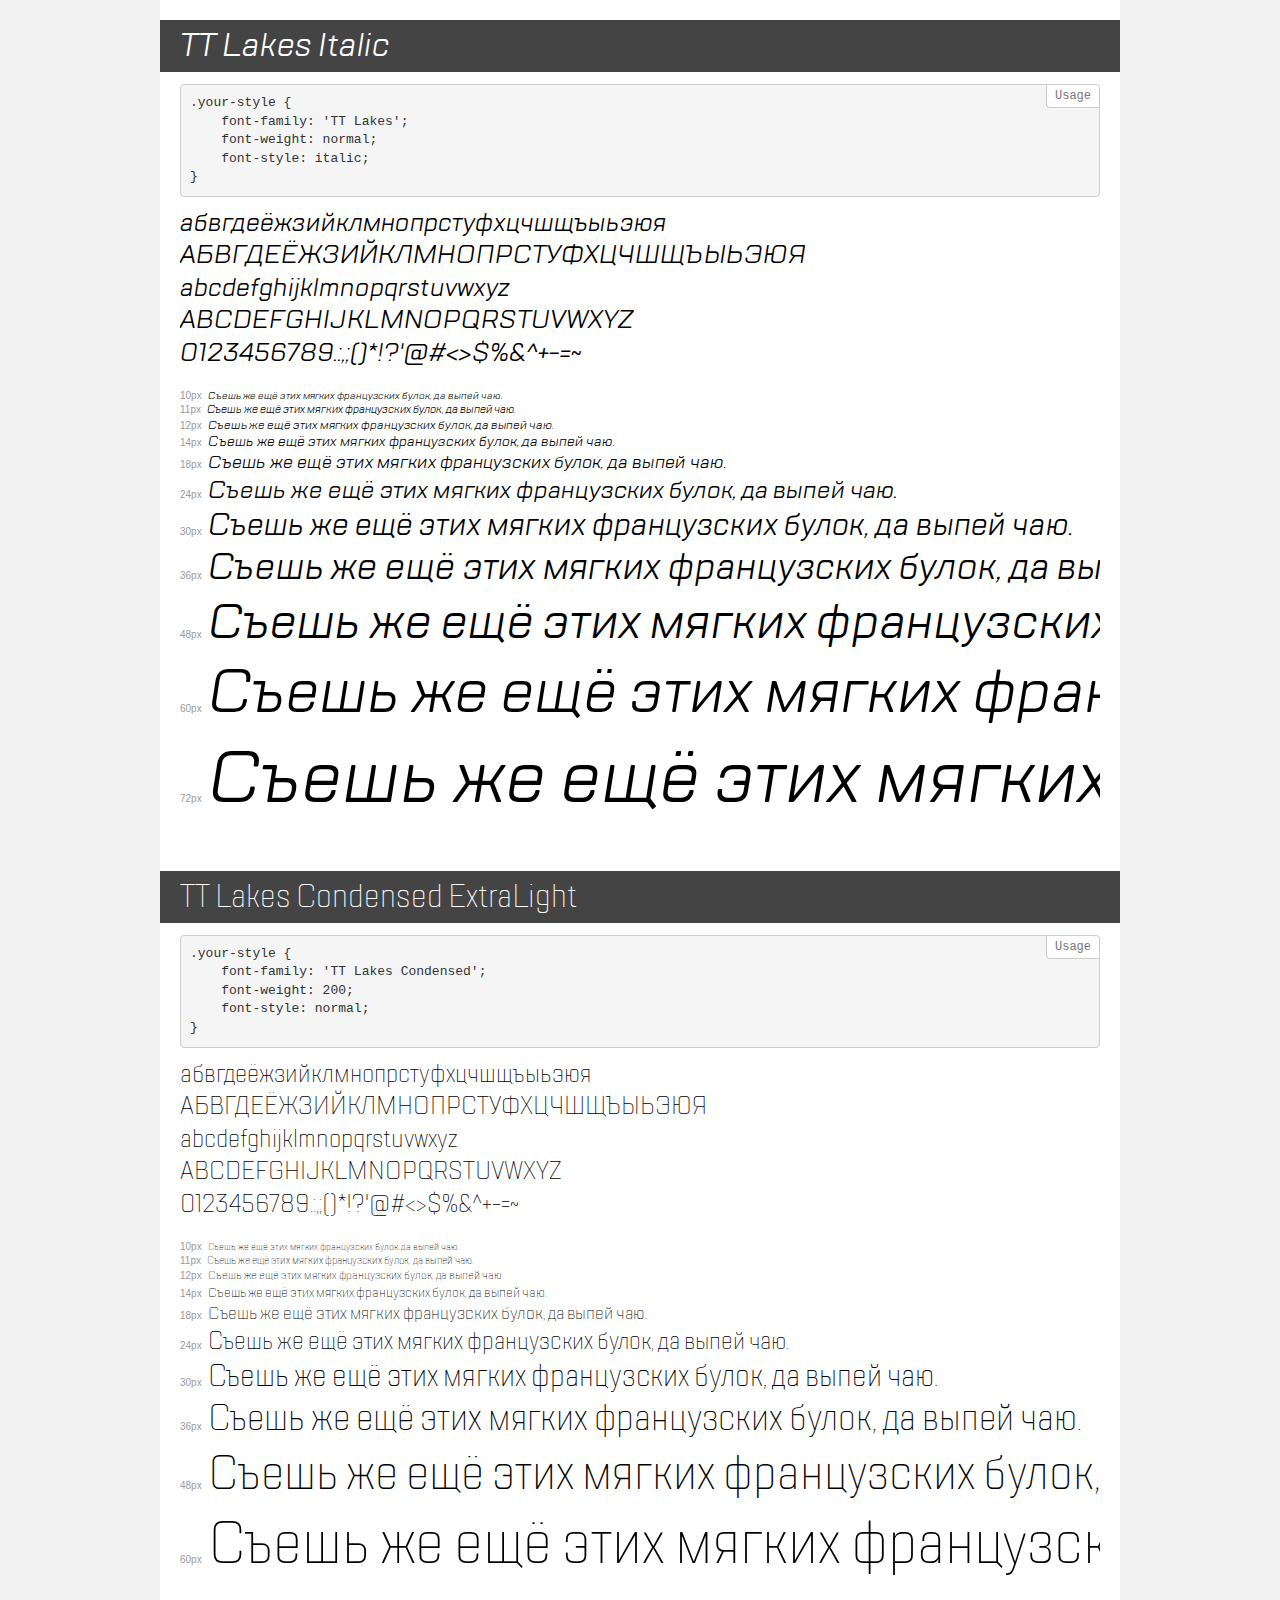
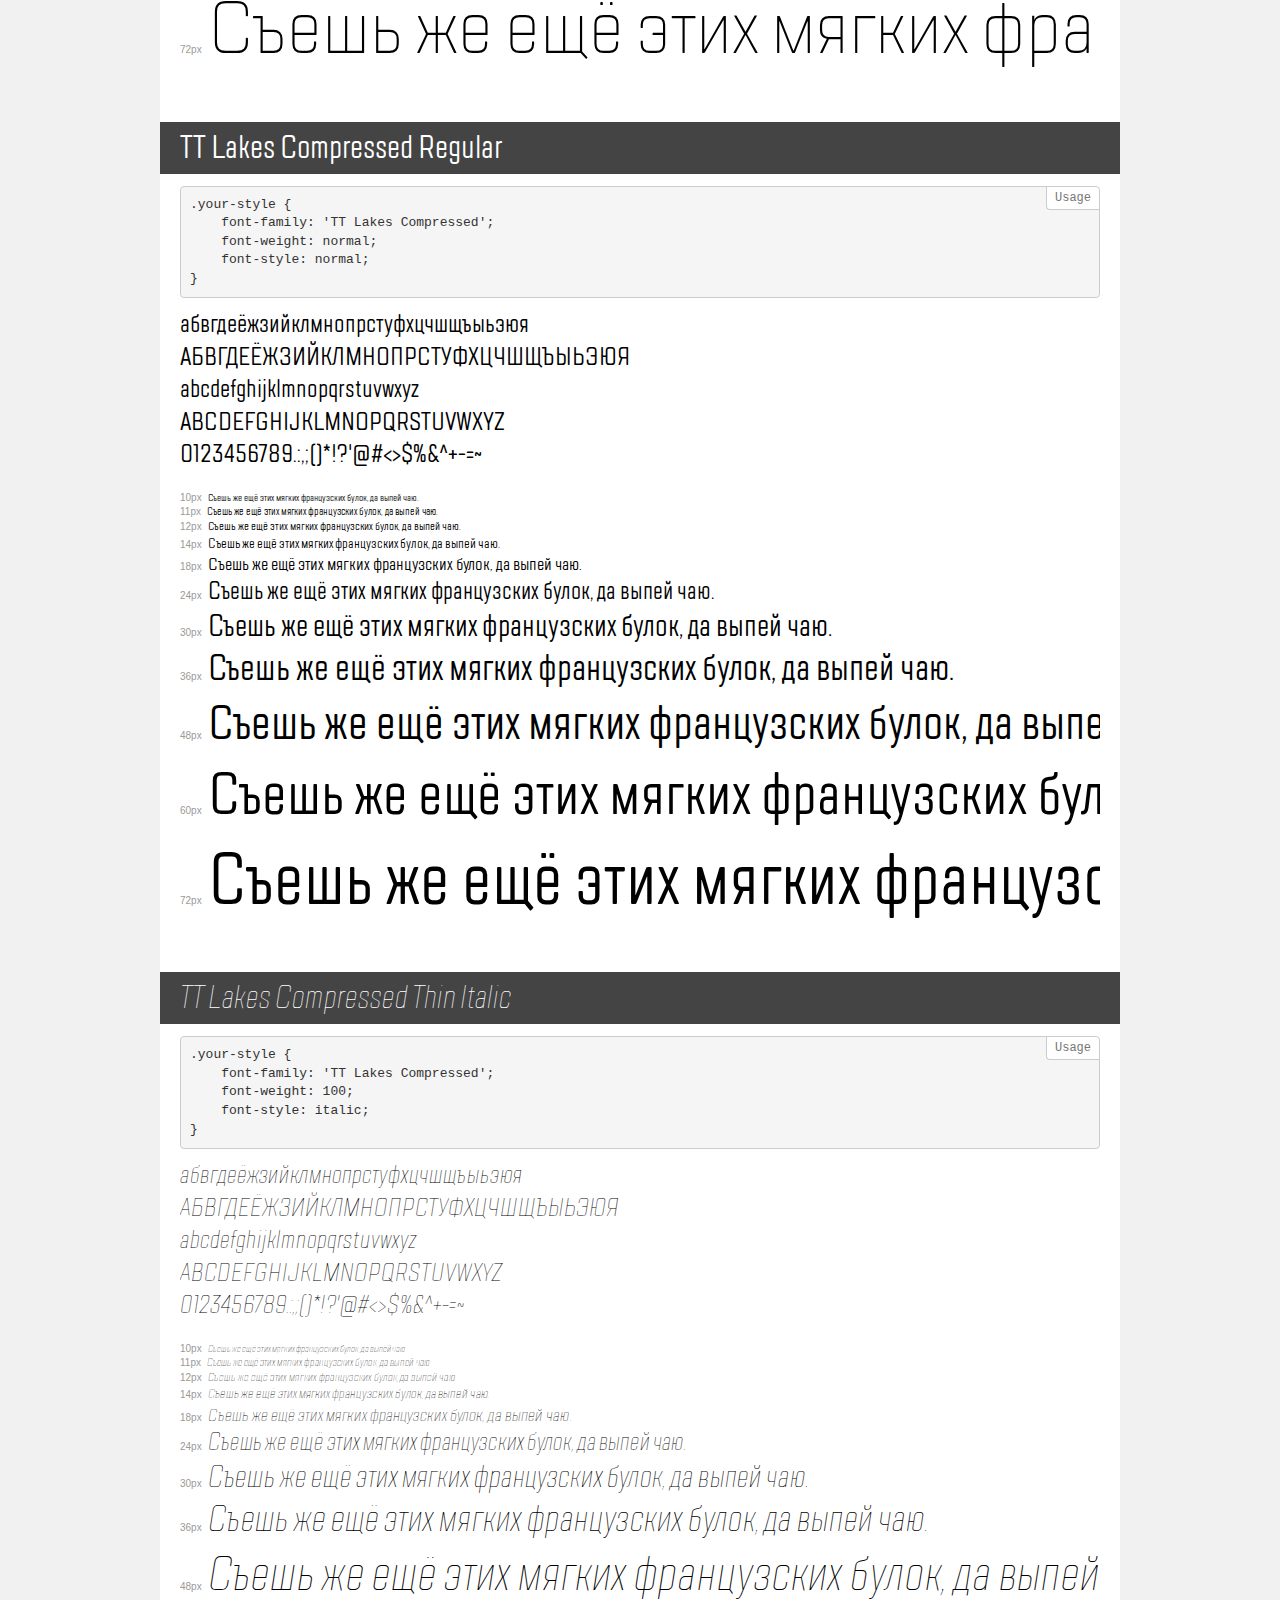
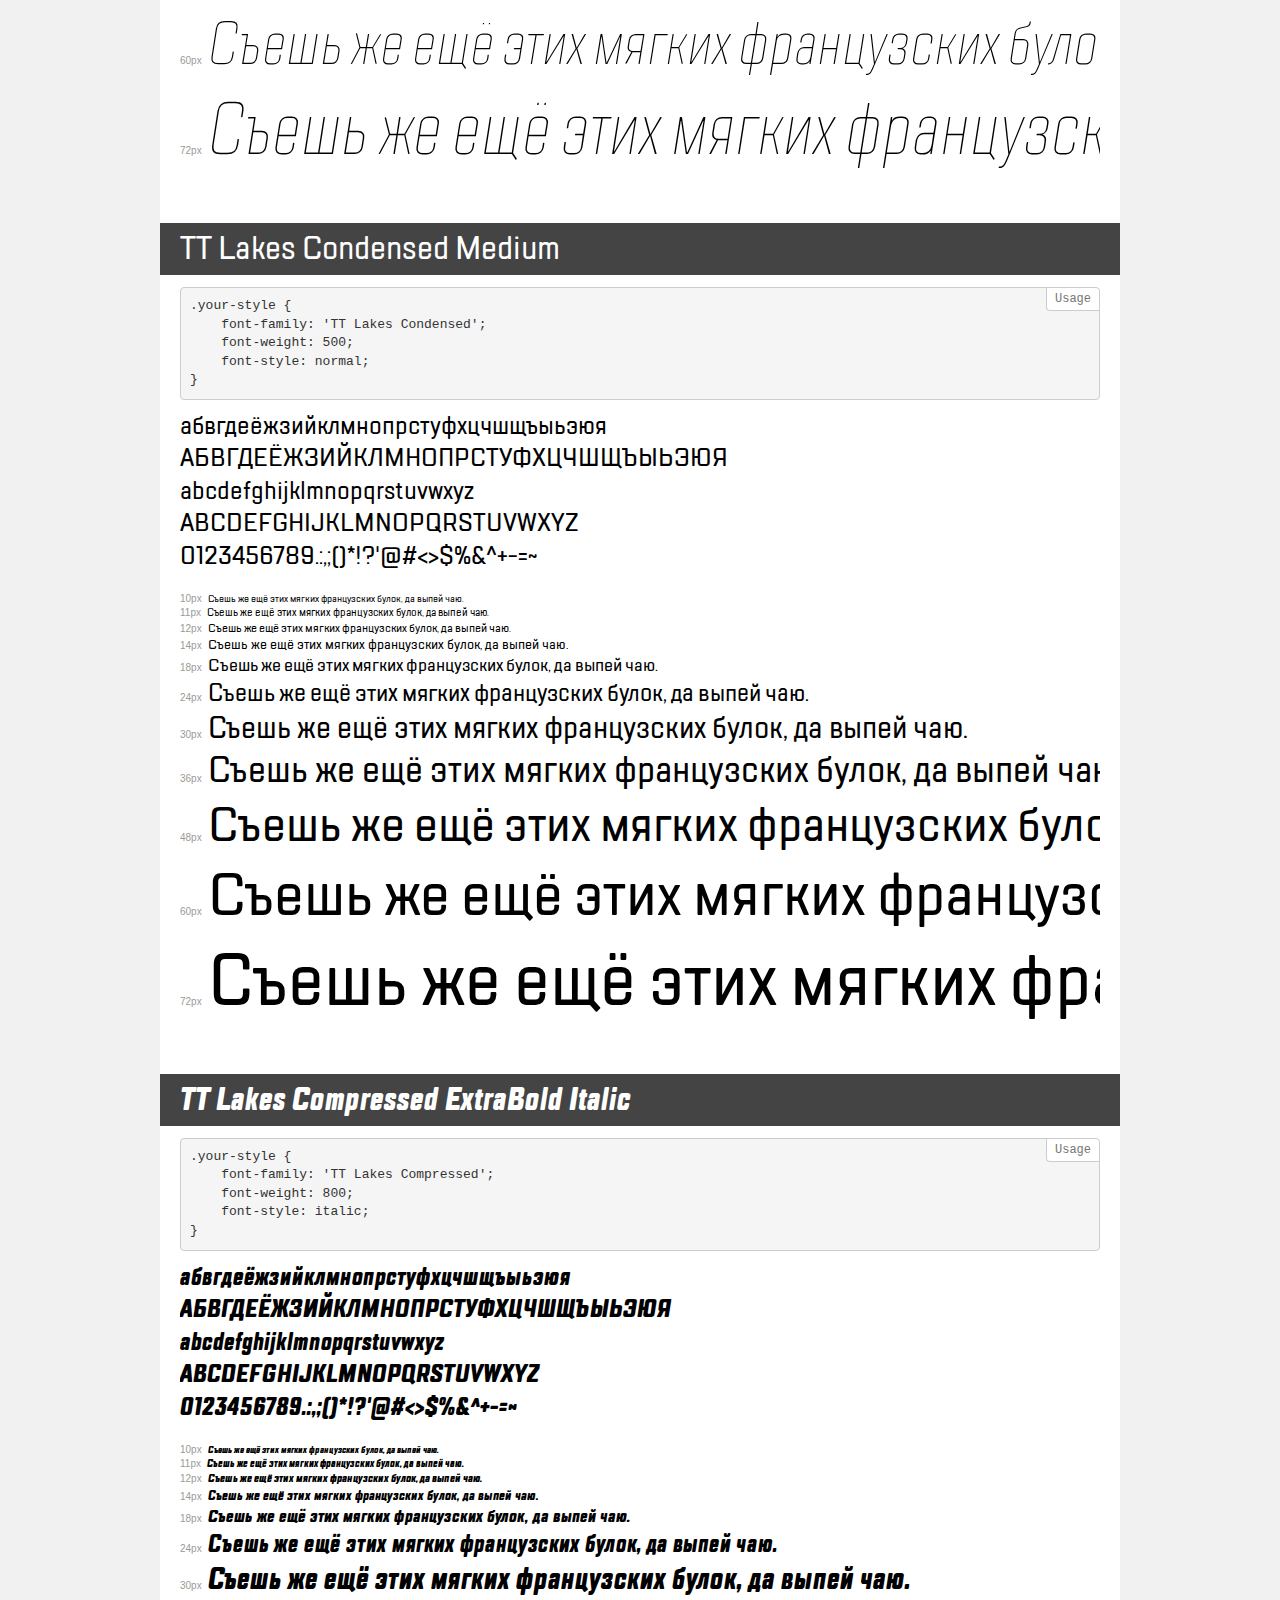
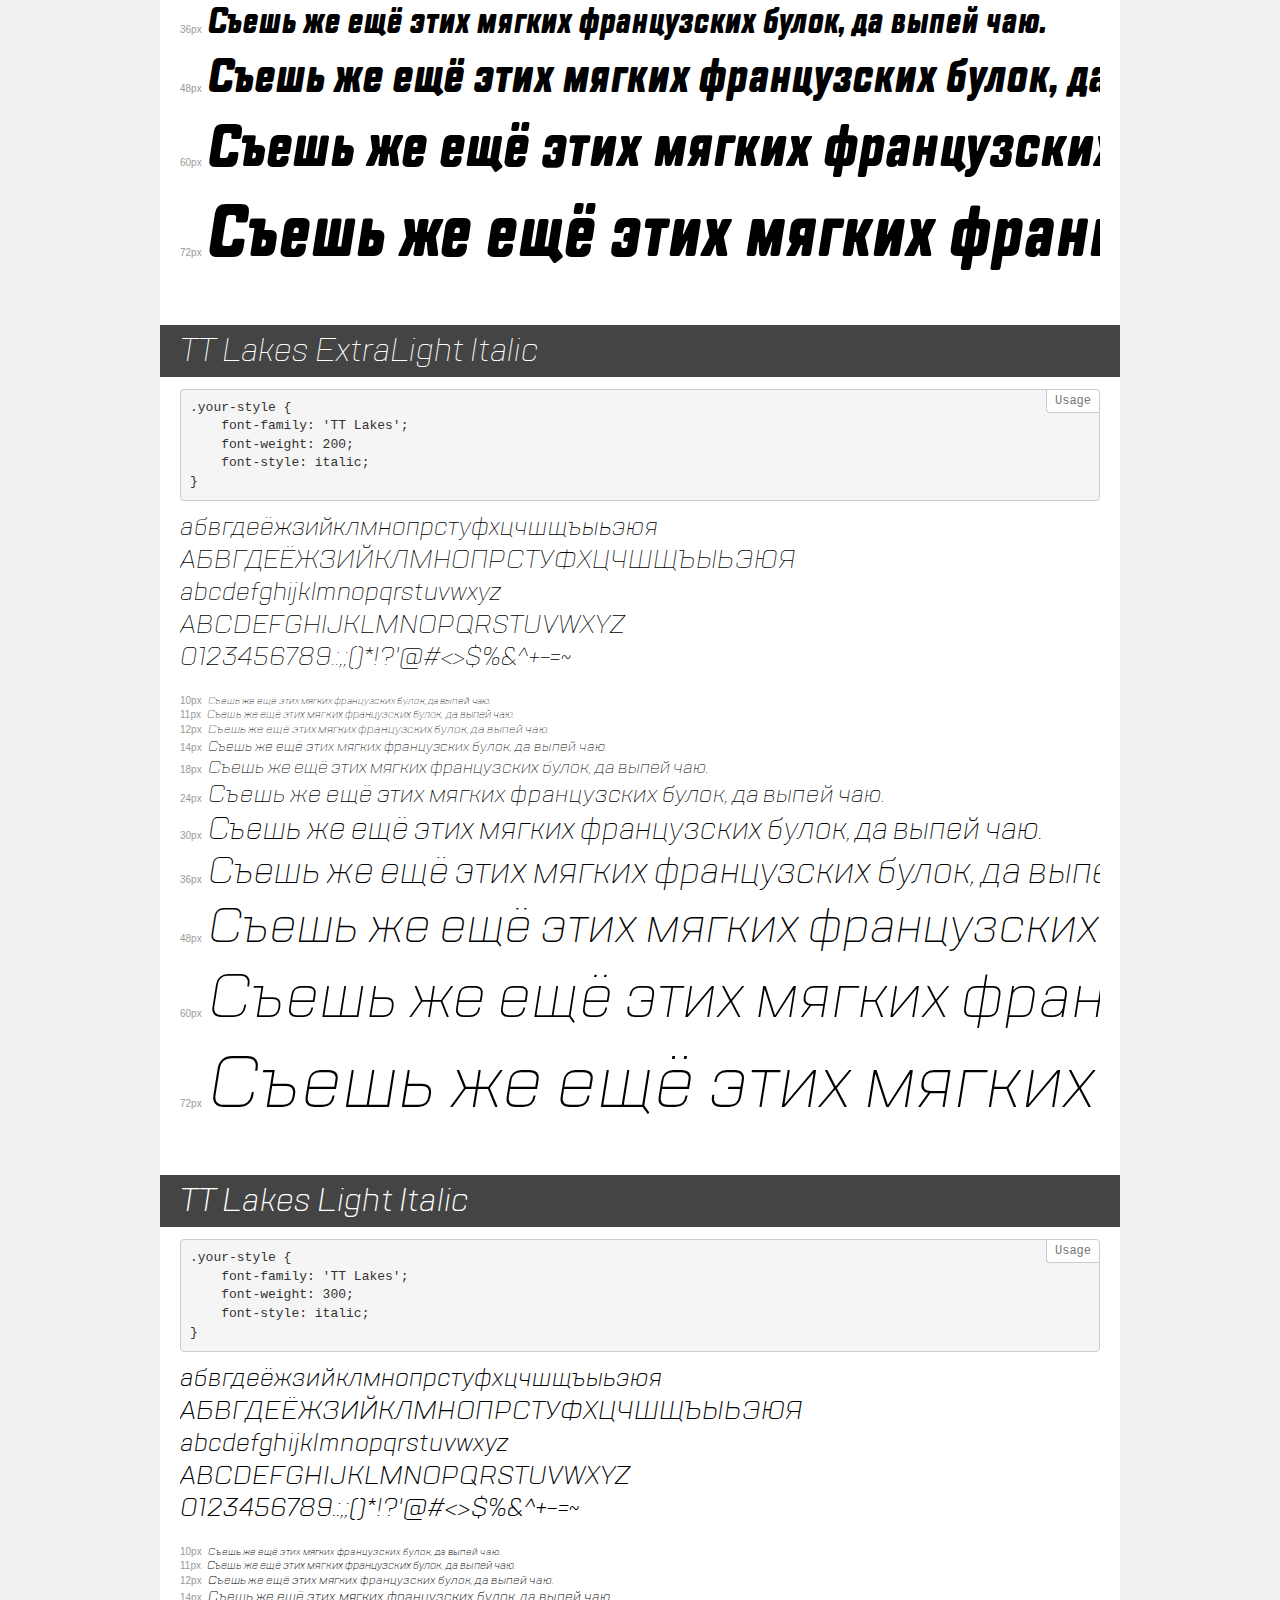
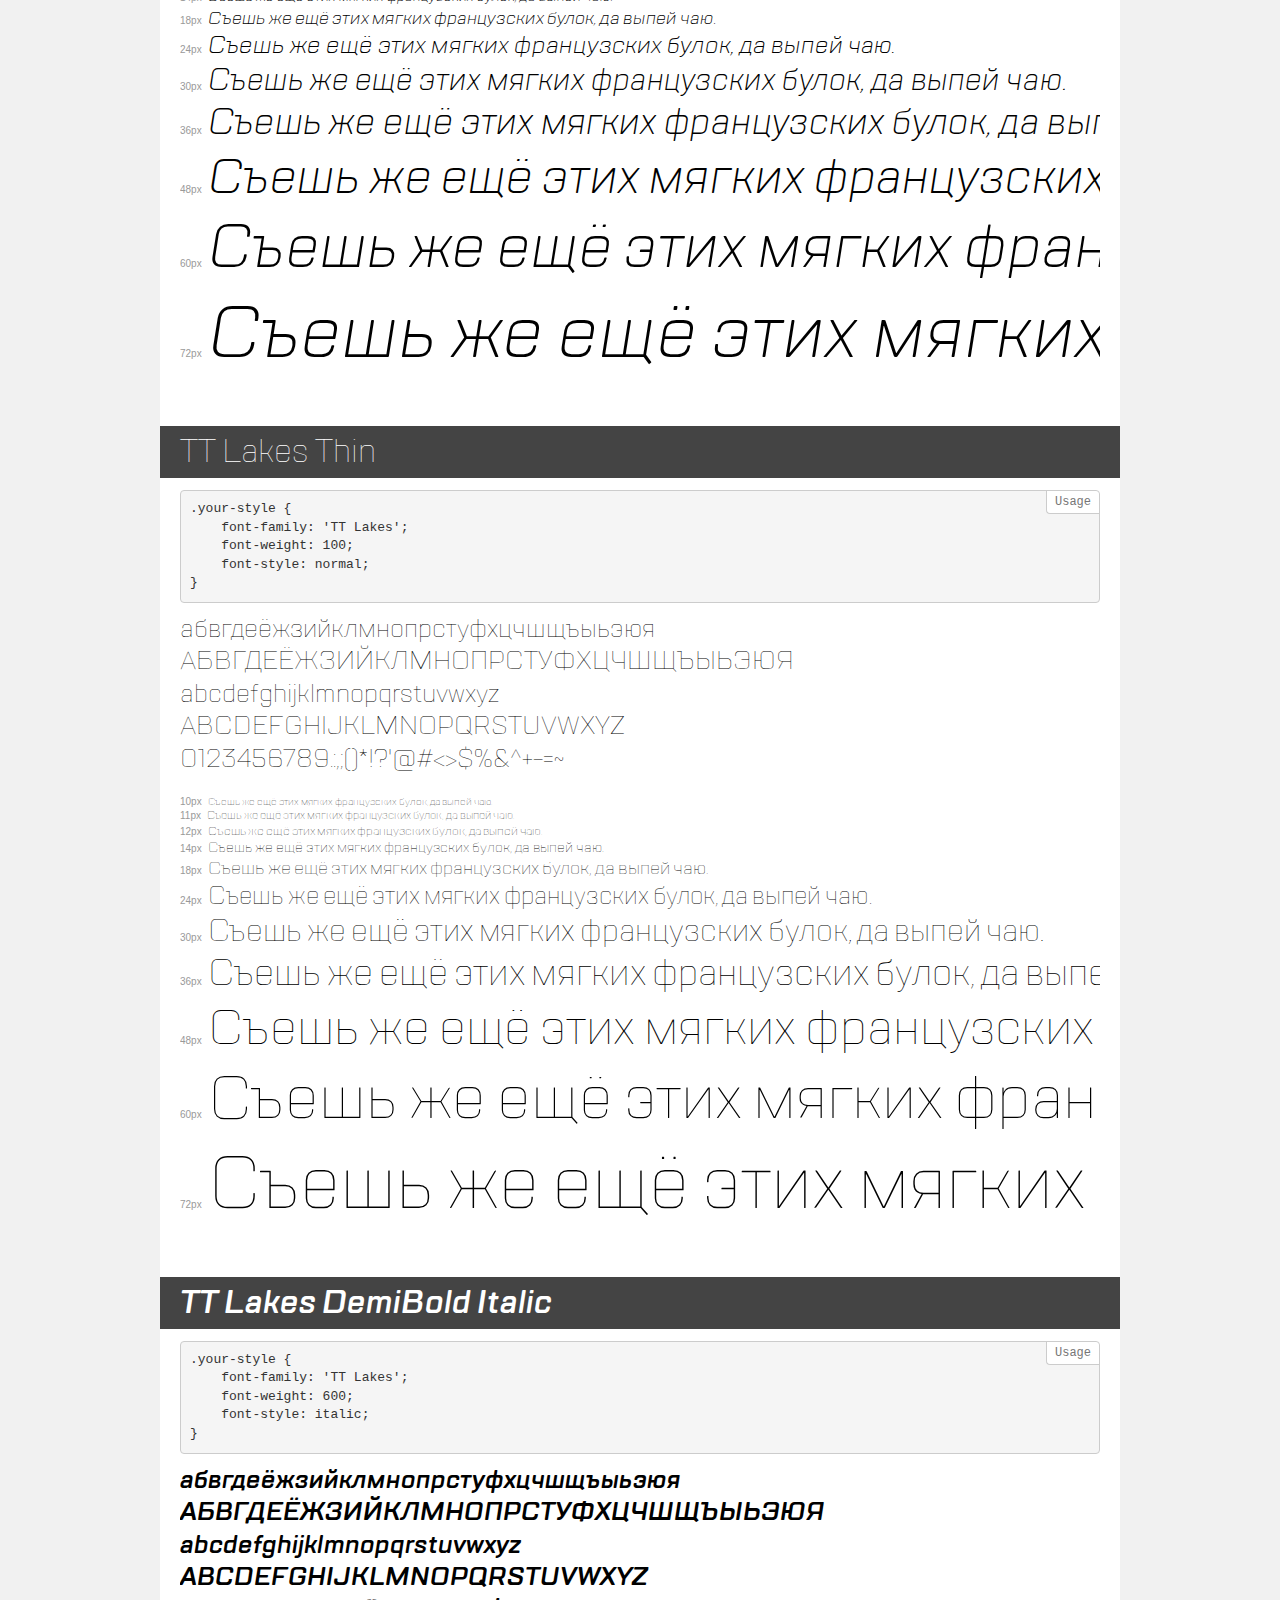
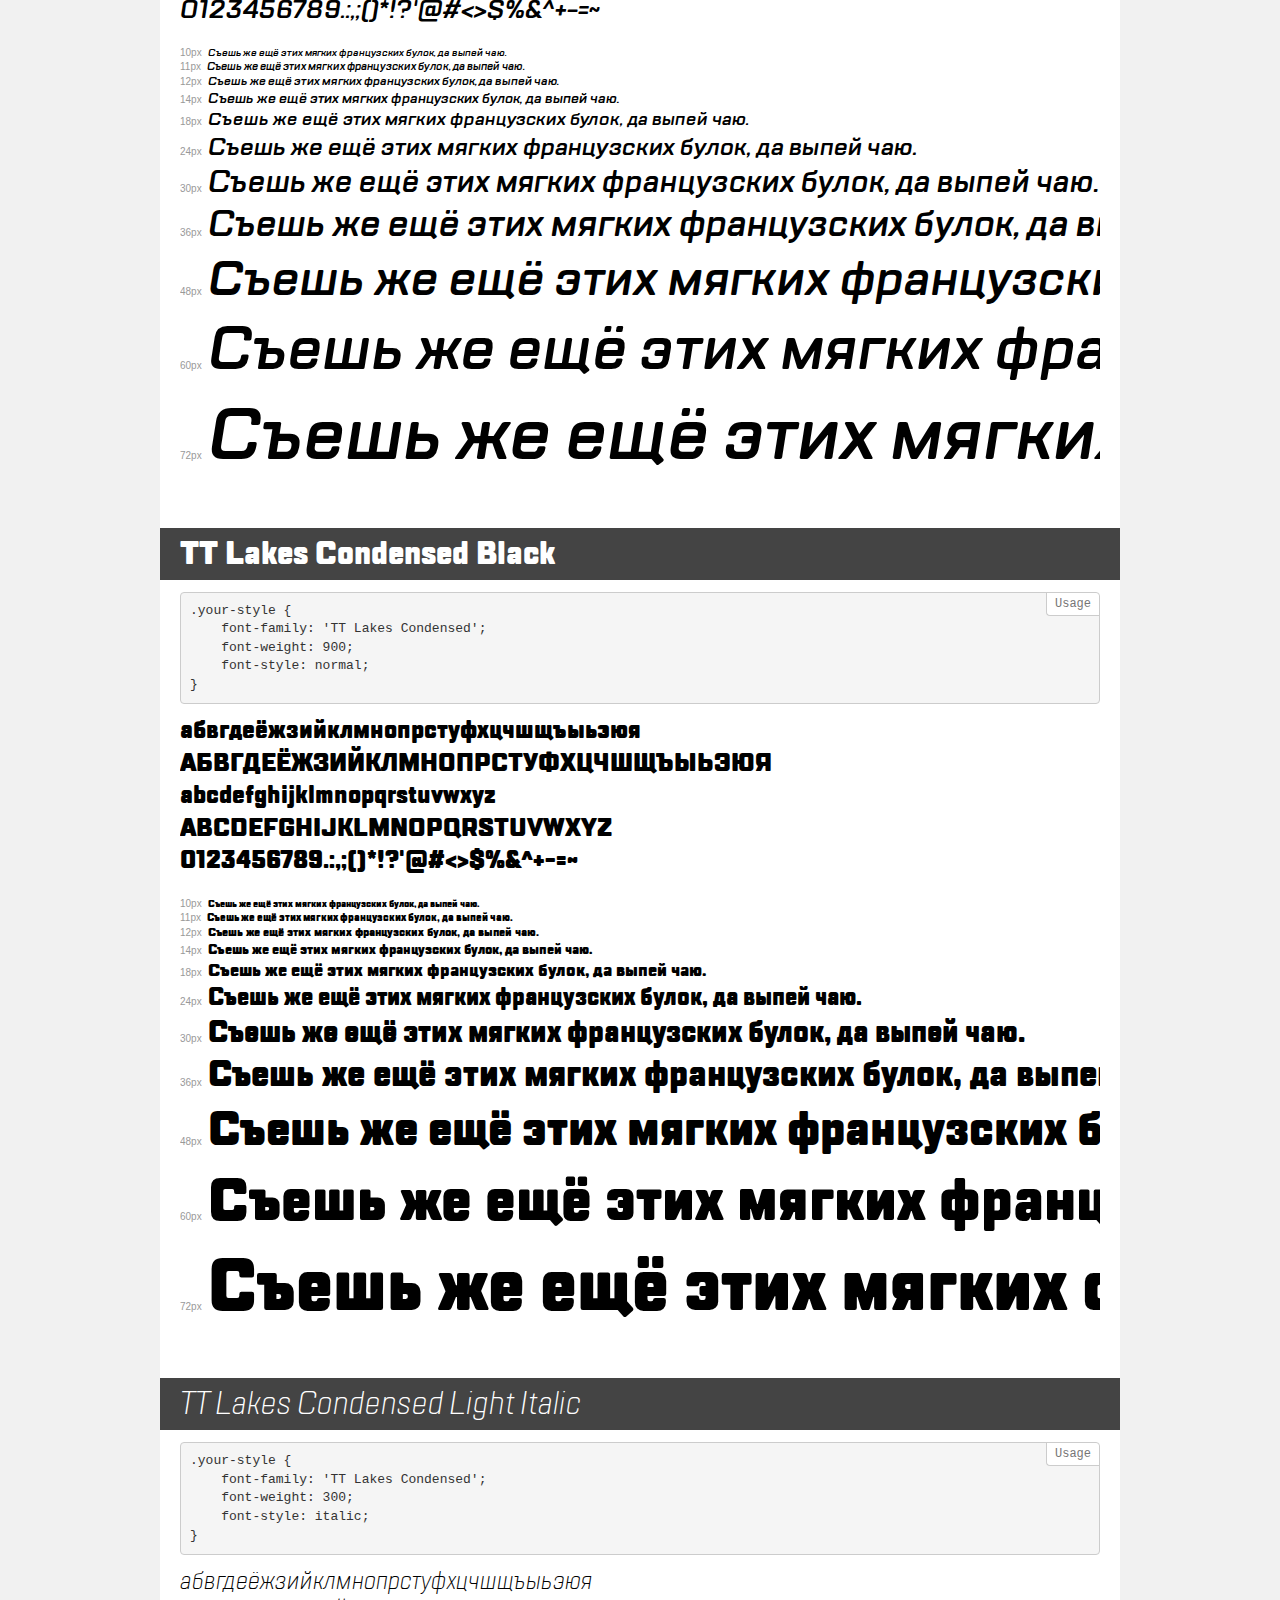
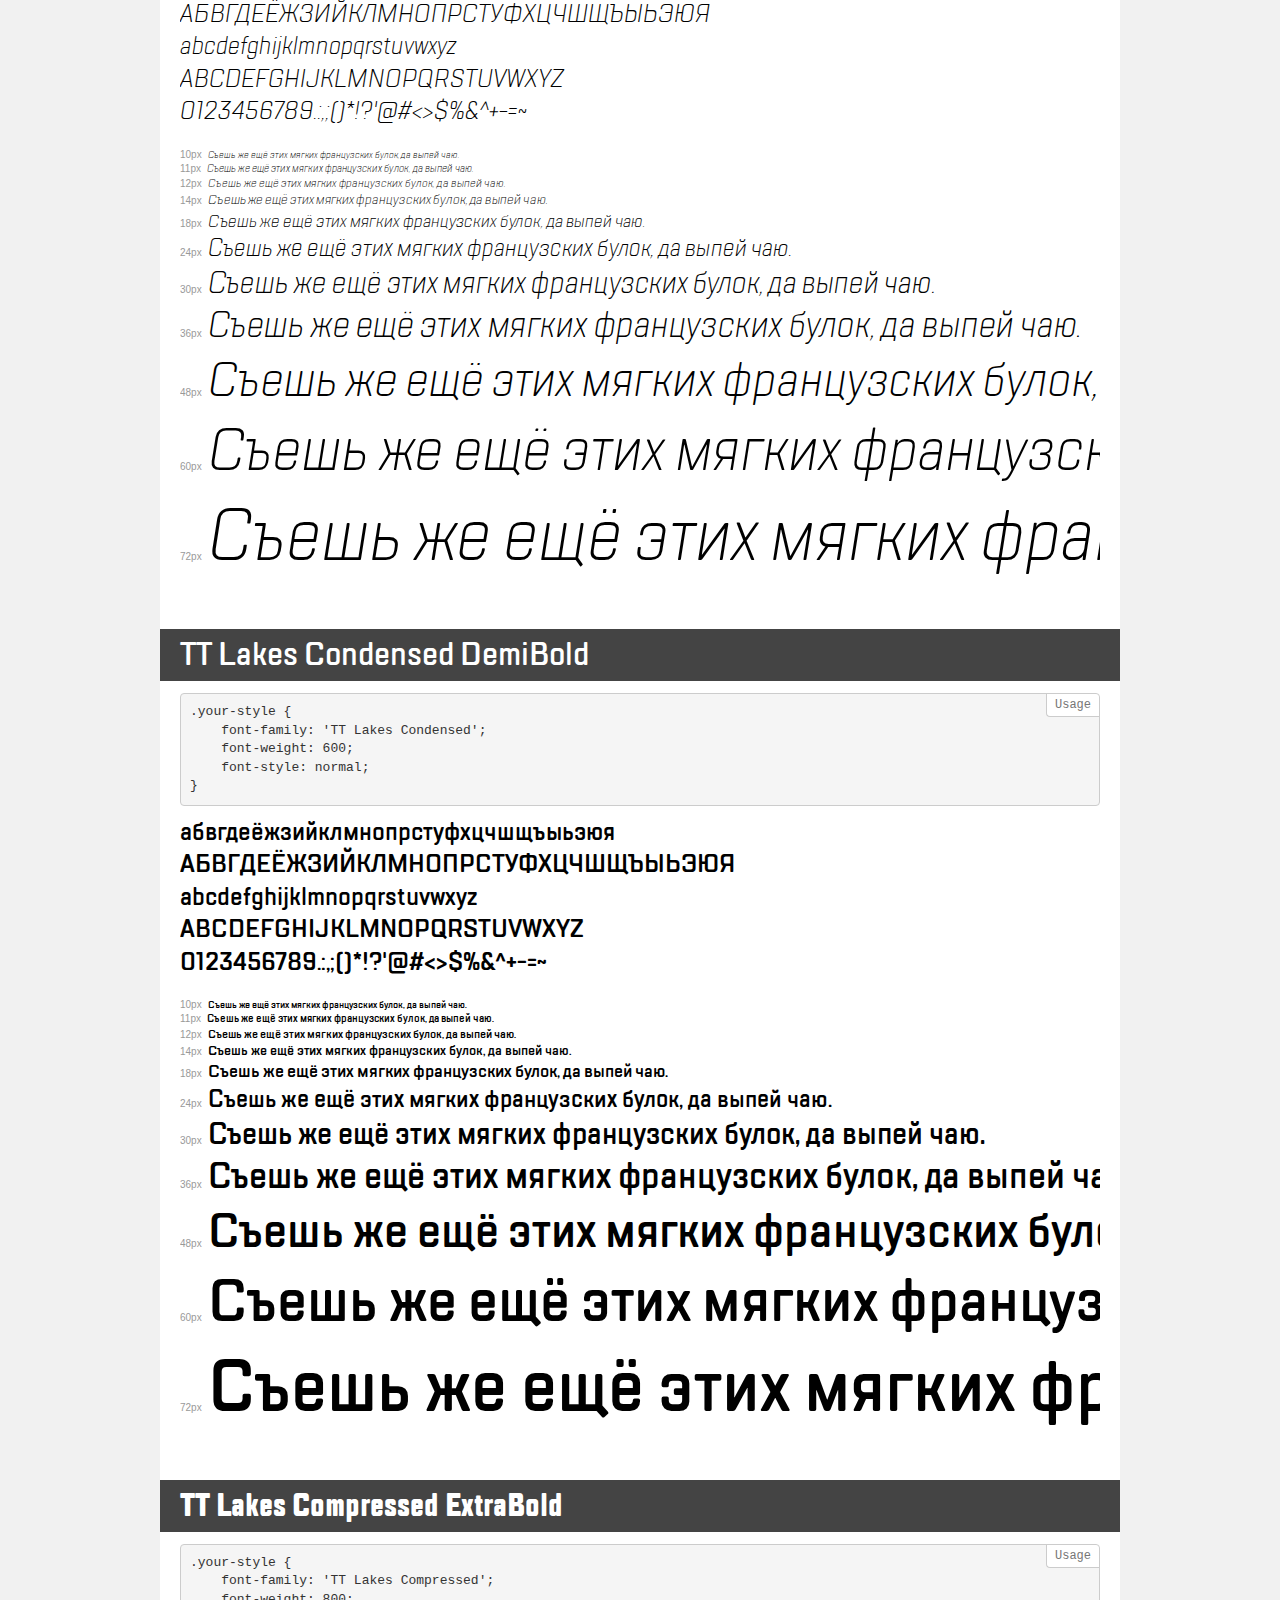
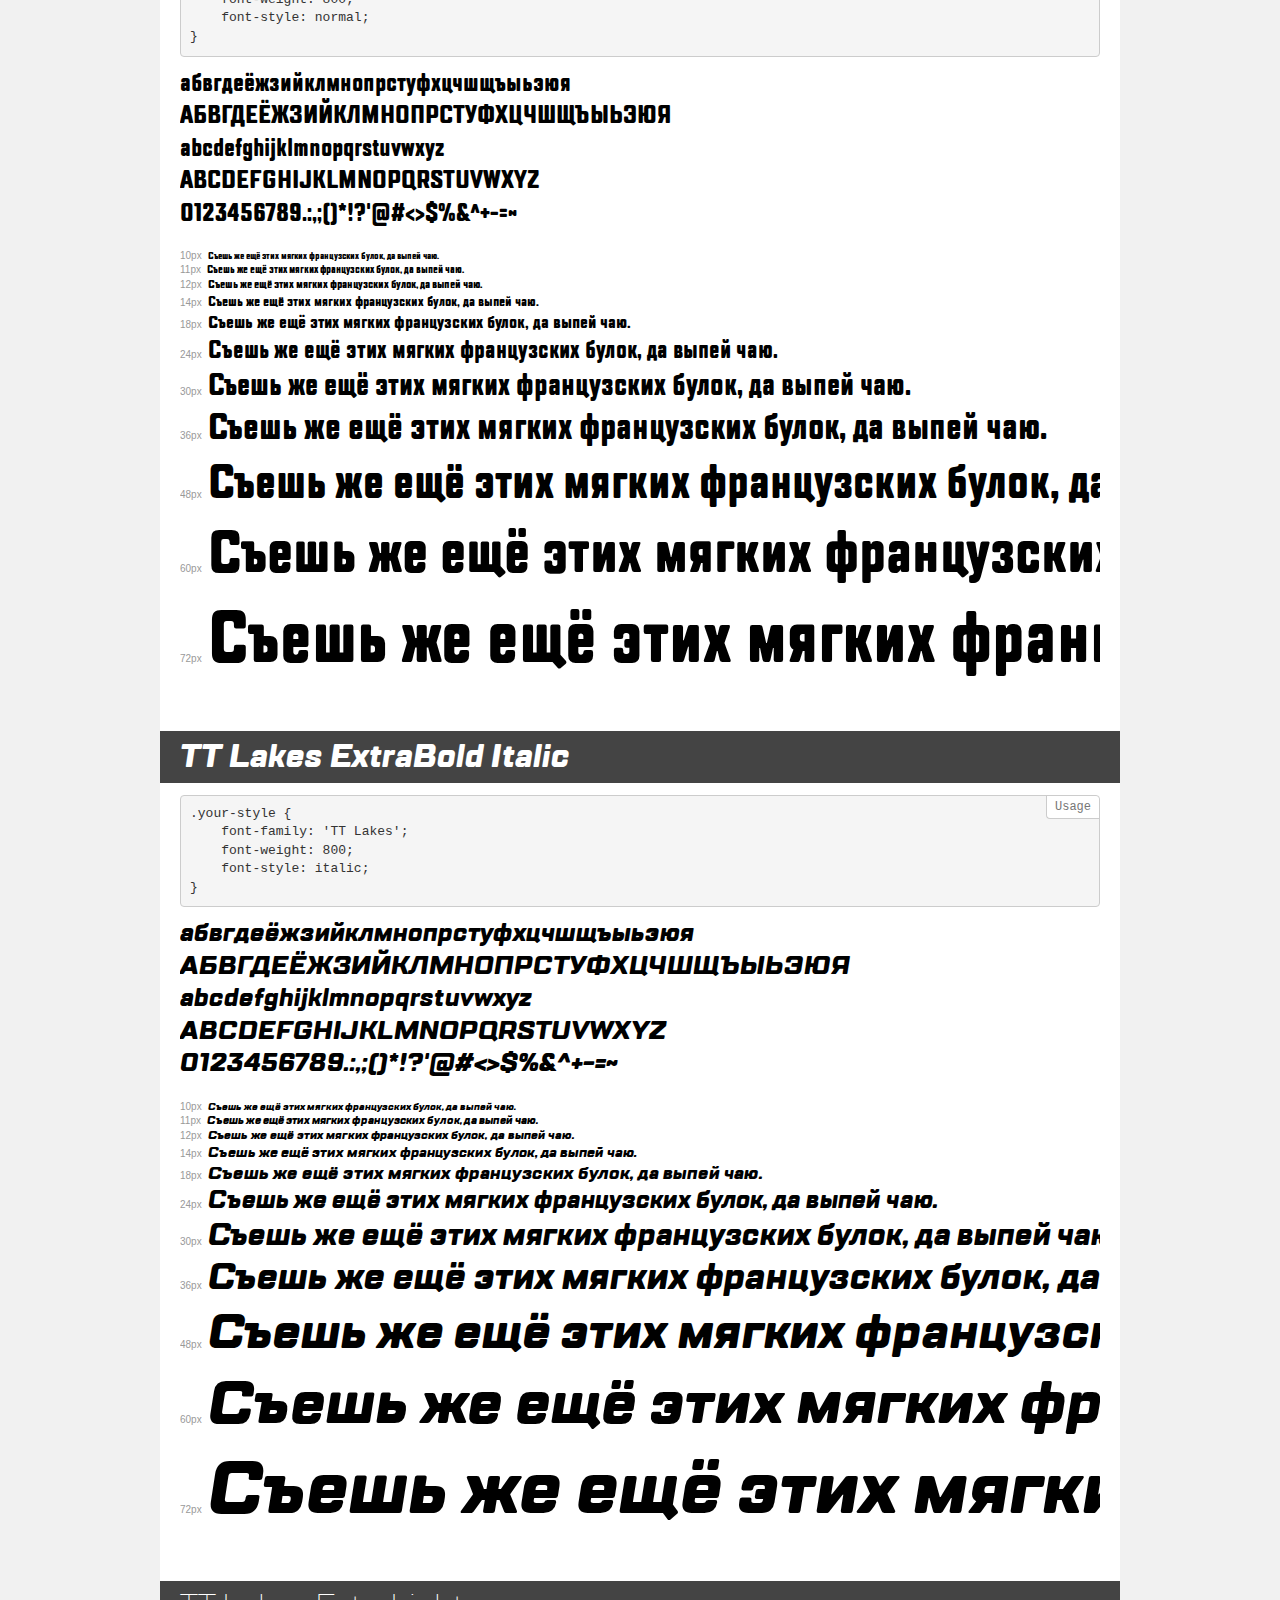
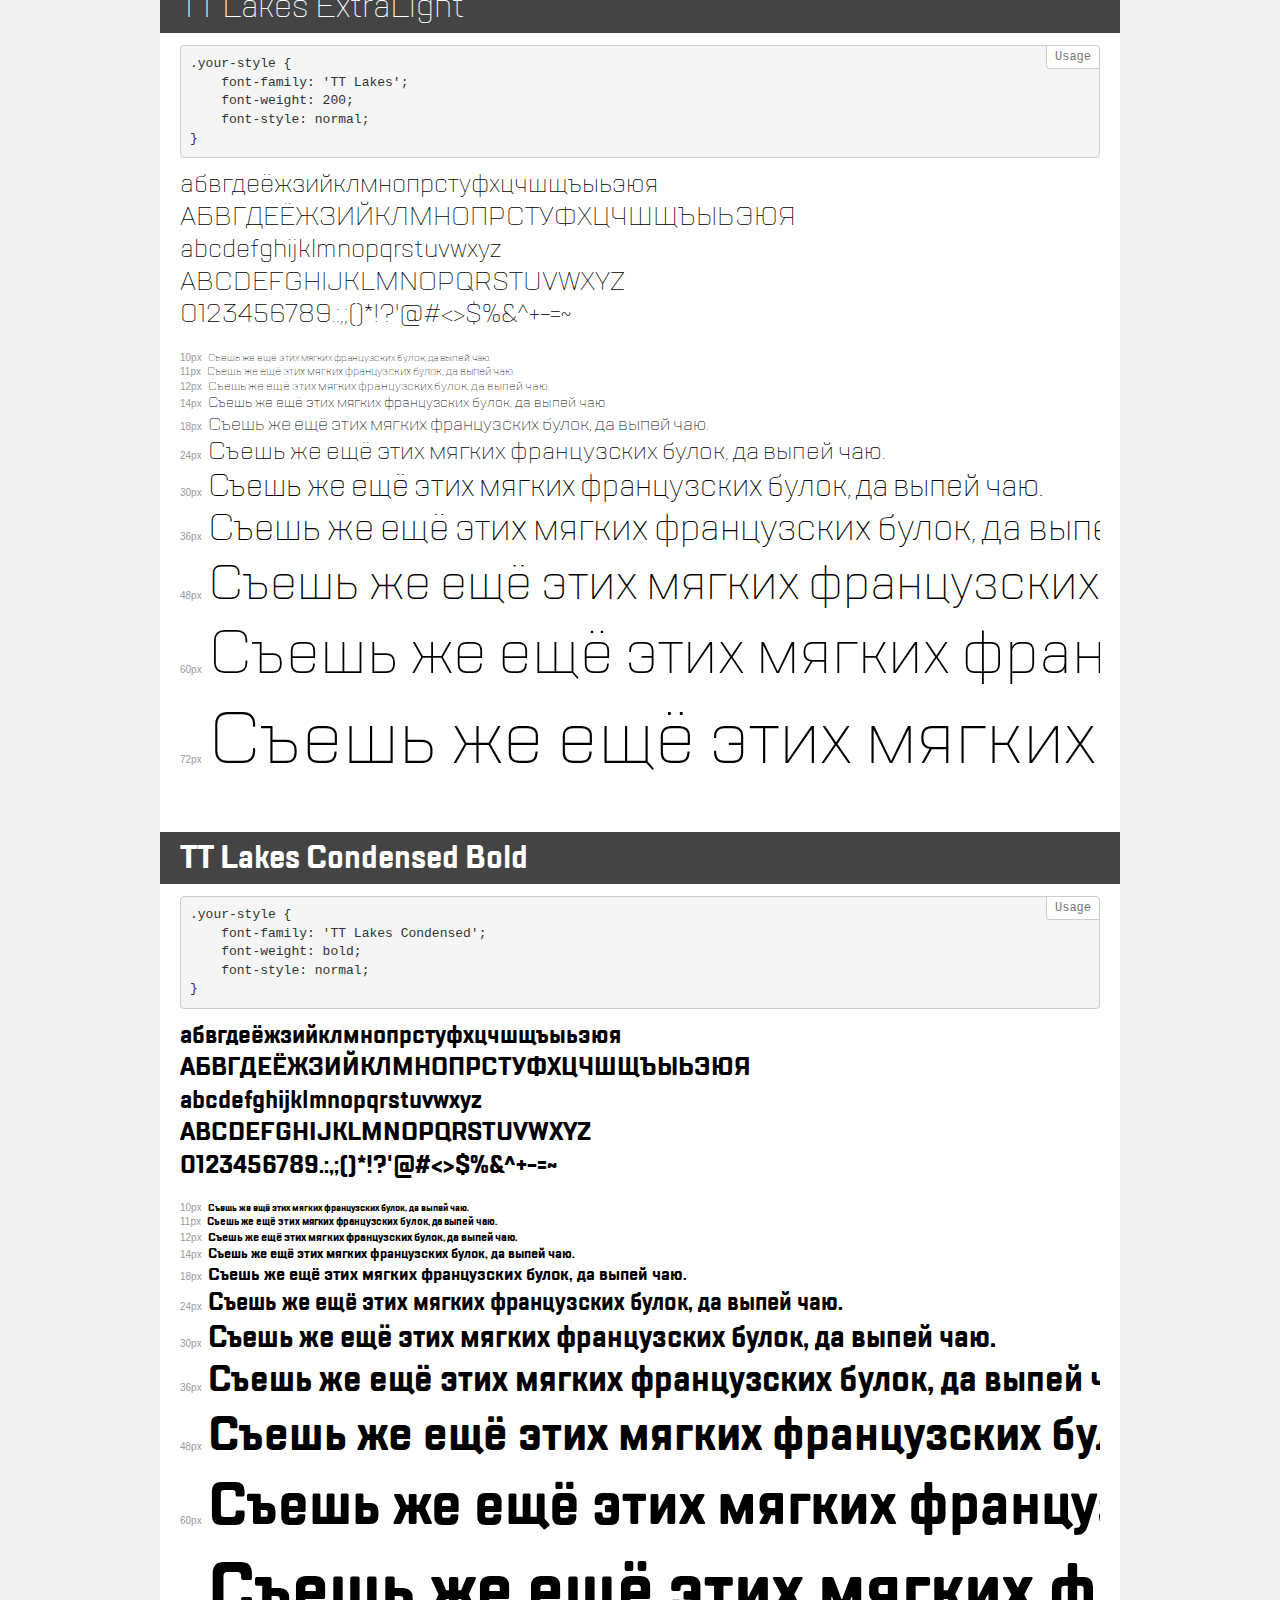
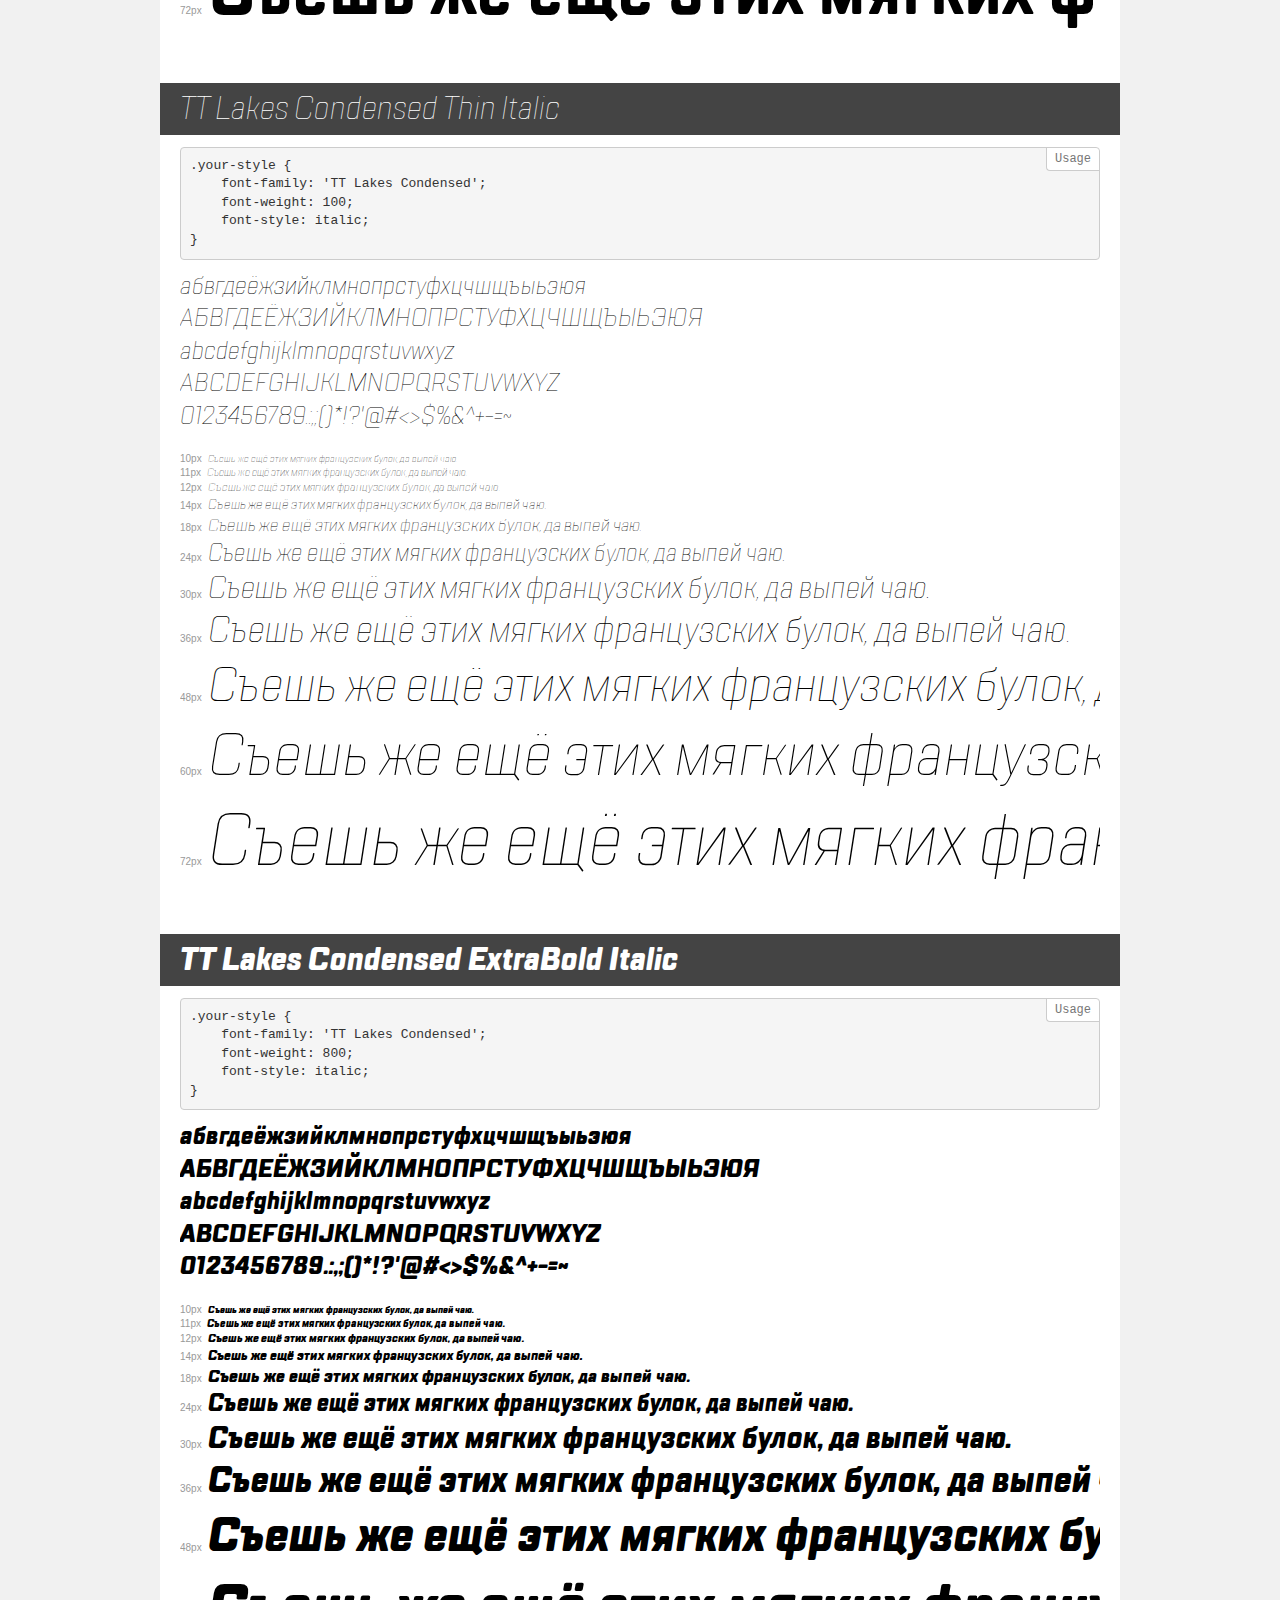
<file: fonts/TTLakes/demo.html>
<!DOCTYPE html>
<html>
<head>
    <meta charset="utf-8">
    <meta http-equiv="X-UA-Compatible" content="IE=edge">
    <meta name="viewport" content="width=device-width, initial-scale=1">
    <meta name="robots" content="noindex, noarchive">
    <meta name="format-detection" content="telephone=no">
    <title>Transfonter demo</title>
    <link href="stylesheet.css" rel="stylesheet">
    <style>
        /*
        http://meyerweb.com/eric/tools/css/reset/
        v2.0 | 20110126
        License: none (public domain)
        */
        html, body, div, span, applet, object, iframe,
        h1, h2, h3, h4, h5, h6, p, blockquote, pre,
        a, abbr, acronym, address, big, cite, code,
        del, dfn, em, img, ins, kbd, q, s, samp,
        small, strike, strong, sub, sup, tt, var,
        b, u, i, center,
        dl, dt, dd, ol, ul, li,
        fieldset, form, label, legend,
        table, caption, tbody, tfoot, thead, tr, th, td,
        article, aside, canvas, details, embed,
        figure, figcaption, footer, header, hgroup,
        menu, nav, output, ruby, section, summary,
        time, mark, audio, video {
            margin: 0;
            padding: 0;
            border: 0;
            font-size: 100%;
            font: inherit;
            vertical-align: baseline;
        }
        /* HTML5 display-role reset for older browsers */
        article, aside, details, figcaption, figure,
        footer, header, hgroup, menu, nav, section {
            display: block;
        }
        body {
            line-height: 1;
        }
        ol, ul {
            list-style: none;
        }
        blockquote, q {
            quotes: none;
        }
        blockquote:before, blockquote:after,
        q:before, q:after {
            content: '';
            content: none;
        }
        table {
            border-collapse: collapse;
            border-spacing: 0;
        }
        /* common styles */
        body {
            background: #f1f1f1;
            color: #000;
        }
        .page {
            background: #fff;
            width: 920px;
            margin: 0 auto;
            padding: 20px 20px 0 20px;
            overflow: hidden;
        }
        .font-container {
            overflow-x: auto;
            overflow-y: hidden;
            margin-bottom: 40px;
            line-height: 1.3;
            white-space: nowrap;
            padding-bottom: 5px;
        }
        h1 {
            position: relative;
            background: #444;
            font-size: 32px;
            color: #fff;
            padding: 10px 20px;
            margin: 0 -20px 12px -20px;
        }
        .letters {
            font-size: 25px;
            margin-bottom: 20px;
        }
        .s10:before {
            content: '10px';
        }
        .s11:before {
            content: '11px';
        }
        .s12:before {
            content: '12px';
        }
        .s14:before {
            content: '14px';
        }
        .s18:before {
            content: '18px';
        }
        .s24:before {
            content: '24px';
        }
        .s30:before {
            content: '30px';
        }
        .s36:before {
            content: '36px';
        }
        .s48:before {
            content: '48px';
        }
        .s60:before {
            content: '60px';
        }
        .s72:before {
            content: '72px';
        }
        .s10:before, .s11:before, .s12:before, .s14:before,
        .s18:before, .s24:before, .s30:before, .s36:before,
        .s48:before, .s60:before, .s72:before {
            font-family: Arial, sans-serif;
            font-size: 10px;
            font-weight: normal;
            font-style: normal;
            color: #999;
            padding-right: 6px;
        }
        pre {
            display: block;
            position: relative;
            padding: 9px;
            margin: 0 0 10px;
            font-family: Monaco, Menlo, Consolas, "Courier New", monospace !important;
            font-size: 13px;
            line-height: 1.428571429;
            color: #333;
            font-weight: normal !important;
            font-style: normal !important;
            background-color: #f5f5f5;
            border: 1px solid #ccc;
            overflow-x: auto;
            border-radius: 4px;
        }
        pre:after {
            display: block;
            position: absolute;
            right: 0;
            top: 0;
            content: 'Usage';
            line-height: 1;
            padding: 5px 8px;
            font-size: 12px;
            color: #767676;
            background-color: #fff;
            border: 1px solid #ccc;
            border-right: none;
            border-top: none;
            border-radius: 0 4px 0 4px;
            z-index: 10;
        }
        /* responsive */
        @media (max-width: 959px) {
            .page {
                width: auto;
                margin: 0;
            }
        }
    </style>
</head>
<body>
<div class="page">
    <div class="demo" style="font-family: 'TT Lakes'; font-weight: normal; font-style: italic;">
        <h1>TT Lakes Italic</h1>
        <pre>.your-style {
    font-family: 'TT Lakes';
    font-weight: normal;
    font-style: italic;
}</pre>
        <div class="font-container">
            <p class="letters">
                абвгдеёжзийклмнопрстуфхцчшщъыьэюя<br>
АБВГДЕЁЖЗИЙКЛМНОПРСТУФХЦЧШЩЪЫЬЭЮЯ<br>
abcdefghijklmnopqrstuvwxyz<br>
ABCDEFGHIJKLMNOPQRSTUVWXYZ<br>
                0123456789.:,;()*!?'@#<>$%&^+-=~
            </p>
            <p class="s10" style="font-size: 10px;">Съешь же ещё этих мягких французских булок, да выпей чаю.</p>
            <p class="s11" style="font-size: 11px;">Съешь же ещё этих мягких французских булок, да выпей чаю.</p>
            <p class="s12" style="font-size: 12px;">Съешь же ещё этих мягких французских булок, да выпей чаю.</p>
            <p class="s14" style="font-size: 14px;">Съешь же ещё этих мягких французских булок, да выпей чаю.</p>
            <p class="s18" style="font-size: 18px;">Съешь же ещё этих мягких французских булок, да выпей чаю.</p>
            <p class="s24" style="font-size: 24px;">Съешь же ещё этих мягких французских булок, да выпей чаю.</p>
            <p class="s30" style="font-size: 30px;">Съешь же ещё этих мягких французских булок, да выпей чаю.</p>
            <p class="s36" style="font-size: 36px;">Съешь же ещё этих мягких французских булок, да выпей чаю.</p>
            <p class="s48" style="font-size: 48px;">Съешь же ещё этих мягких французских булок, да выпей чаю.</p>
            <p class="s60" style="font-size: 60px;">Съешь же ещё этих мягких французских булок, да выпей чаю.</p>
            <p class="s72" style="font-size: 72px;">Съешь же ещё этих мягких французских булок, да выпей чаю.</p>
        </div>
    </div>
    <div class="demo" style="font-family: 'TT Lakes Condensed'; font-weight: 200; font-style: normal;">
        <h1>TT Lakes Condensed ExtraLight</h1>
        <pre>.your-style {
    font-family: 'TT Lakes Condensed';
    font-weight: 200;
    font-style: normal;
}</pre>
        <div class="font-container">
            <p class="letters">
                абвгдеёжзийклмнопрстуфхцчшщъыьэюя<br>
АБВГДЕЁЖЗИЙКЛМНОПРСТУФХЦЧШЩЪЫЬЭЮЯ<br>
abcdefghijklmnopqrstuvwxyz<br>
ABCDEFGHIJKLMNOPQRSTUVWXYZ<br>
                0123456789.:,;()*!?'@#<>$%&^+-=~
            </p>
            <p class="s10" style="font-size: 10px;">Съешь же ещё этих мягких французских булок, да выпей чаю.</p>
            <p class="s11" style="font-size: 11px;">Съешь же ещё этих мягких французских булок, да выпей чаю.</p>
            <p class="s12" style="font-size: 12px;">Съешь же ещё этих мягких французских булок, да выпей чаю.</p>
            <p class="s14" style="font-size: 14px;">Съешь же ещё этих мягких французских булок, да выпей чаю.</p>
            <p class="s18" style="font-size: 18px;">Съешь же ещё этих мягких французских булок, да выпей чаю.</p>
            <p class="s24" style="font-size: 24px;">Съешь же ещё этих мягких французских булок, да выпей чаю.</p>
            <p class="s30" style="font-size: 30px;">Съешь же ещё этих мягких французских булок, да выпей чаю.</p>
            <p class="s36" style="font-size: 36px;">Съешь же ещё этих мягких французских булок, да выпей чаю.</p>
            <p class="s48" style="font-size: 48px;">Съешь же ещё этих мягких французских булок, да выпей чаю.</p>
            <p class="s60" style="font-size: 60px;">Съешь же ещё этих мягких французских булок, да выпей чаю.</p>
            <p class="s72" style="font-size: 72px;">Съешь же ещё этих мягких французских булок, да выпей чаю.</p>
        </div>
    </div>
    <div class="demo" style="font-family: 'TT Lakes Compressed'; font-weight: normal; font-style: normal;">
        <h1>TT Lakes Compressed Regular</h1>
        <pre>.your-style {
    font-family: 'TT Lakes Compressed';
    font-weight: normal;
    font-style: normal;
}</pre>
        <div class="font-container">
            <p class="letters">
                абвгдеёжзийклмнопрстуфхцчшщъыьэюя<br>
АБВГДЕЁЖЗИЙКЛМНОПРСТУФХЦЧШЩЪЫЬЭЮЯ<br>
abcdefghijklmnopqrstuvwxyz<br>
ABCDEFGHIJKLMNOPQRSTUVWXYZ<br>
                0123456789.:,;()*!?'@#<>$%&^+-=~
            </p>
            <p class="s10" style="font-size: 10px;">Съешь же ещё этих мягких французских булок, да выпей чаю.</p>
            <p class="s11" style="font-size: 11px;">Съешь же ещё этих мягких французских булок, да выпей чаю.</p>
            <p class="s12" style="font-size: 12px;">Съешь же ещё этих мягких французских булок, да выпей чаю.</p>
            <p class="s14" style="font-size: 14px;">Съешь же ещё этих мягких французских булок, да выпей чаю.</p>
            <p class="s18" style="font-size: 18px;">Съешь же ещё этих мягких французских булок, да выпей чаю.</p>
            <p class="s24" style="font-size: 24px;">Съешь же ещё этих мягких французских булок, да выпей чаю.</p>
            <p class="s30" style="font-size: 30px;">Съешь же ещё этих мягких французских булок, да выпей чаю.</p>
            <p class="s36" style="font-size: 36px;">Съешь же ещё этих мягких французских булок, да выпей чаю.</p>
            <p class="s48" style="font-size: 48px;">Съешь же ещё этих мягких французских булок, да выпей чаю.</p>
            <p class="s60" style="font-size: 60px;">Съешь же ещё этих мягких французских булок, да выпей чаю.</p>
            <p class="s72" style="font-size: 72px;">Съешь же ещё этих мягких французских булок, да выпей чаю.</p>
        </div>
    </div>
    <div class="demo" style="font-family: 'TT Lakes Compressed'; font-weight: 100; font-style: italic;">
        <h1>TT Lakes Compressed Thin Italic</h1>
        <pre>.your-style {
    font-family: 'TT Lakes Compressed';
    font-weight: 100;
    font-style: italic;
}</pre>
        <div class="font-container">
            <p class="letters">
                абвгдеёжзийклмнопрстуфхцчшщъыьэюя<br>
АБВГДЕЁЖЗИЙКЛМНОПРСТУФХЦЧШЩЪЫЬЭЮЯ<br>
abcdefghijklmnopqrstuvwxyz<br>
ABCDEFGHIJKLMNOPQRSTUVWXYZ<br>
                0123456789.:,;()*!?'@#<>$%&^+-=~
            </p>
            <p class="s10" style="font-size: 10px;">Съешь же ещё этих мягких французских булок, да выпей чаю.</p>
            <p class="s11" style="font-size: 11px;">Съешь же ещё этих мягких французских булок, да выпей чаю.</p>
            <p class="s12" style="font-size: 12px;">Съешь же ещё этих мягких французских булок, да выпей чаю.</p>
            <p class="s14" style="font-size: 14px;">Съешь же ещё этих мягких французских булок, да выпей чаю.</p>
            <p class="s18" style="font-size: 18px;">Съешь же ещё этих мягких французских булок, да выпей чаю.</p>
            <p class="s24" style="font-size: 24px;">Съешь же ещё этих мягких французских булок, да выпей чаю.</p>
            <p class="s30" style="font-size: 30px;">Съешь же ещё этих мягких французских булок, да выпей чаю.</p>
            <p class="s36" style="font-size: 36px;">Съешь же ещё этих мягких французских булок, да выпей чаю.</p>
            <p class="s48" style="font-size: 48px;">Съешь же ещё этих мягких французских булок, да выпей чаю.</p>
            <p class="s60" style="font-size: 60px;">Съешь же ещё этих мягких французских булок, да выпей чаю.</p>
            <p class="s72" style="font-size: 72px;">Съешь же ещё этих мягких французских булок, да выпей чаю.</p>
        </div>
    </div>
    <div class="demo" style="font-family: 'TT Lakes Condensed'; font-weight: 500; font-style: normal;">
        <h1>TT Lakes Condensed Medium</h1>
        <pre>.your-style {
    font-family: 'TT Lakes Condensed';
    font-weight: 500;
    font-style: normal;
}</pre>
        <div class="font-container">
            <p class="letters">
                абвгдеёжзийклмнопрстуфхцчшщъыьэюя<br>
АБВГДЕЁЖЗИЙКЛМНОПРСТУФХЦЧШЩЪЫЬЭЮЯ<br>
abcdefghijklmnopqrstuvwxyz<br>
ABCDEFGHIJKLMNOPQRSTUVWXYZ<br>
                0123456789.:,;()*!?'@#<>$%&^+-=~
            </p>
            <p class="s10" style="font-size: 10px;">Съешь же ещё этих мягких французских булок, да выпей чаю.</p>
            <p class="s11" style="font-size: 11px;">Съешь же ещё этих мягких французских булок, да выпей чаю.</p>
            <p class="s12" style="font-size: 12px;">Съешь же ещё этих мягких французских булок, да выпей чаю.</p>
            <p class="s14" style="font-size: 14px;">Съешь же ещё этих мягких французских булок, да выпей чаю.</p>
            <p class="s18" style="font-size: 18px;">Съешь же ещё этих мягких французских булок, да выпей чаю.</p>
            <p class="s24" style="font-size: 24px;">Съешь же ещё этих мягких французских булок, да выпей чаю.</p>
            <p class="s30" style="font-size: 30px;">Съешь же ещё этих мягких французских булок, да выпей чаю.</p>
            <p class="s36" style="font-size: 36px;">Съешь же ещё этих мягких французских булок, да выпей чаю.</p>
            <p class="s48" style="font-size: 48px;">Съешь же ещё этих мягких французских булок, да выпей чаю.</p>
            <p class="s60" style="font-size: 60px;">Съешь же ещё этих мягких французских булок, да выпей чаю.</p>
            <p class="s72" style="font-size: 72px;">Съешь же ещё этих мягких французских булок, да выпей чаю.</p>
        </div>
    </div>
    <div class="demo" style="font-family: 'TT Lakes Compressed'; font-weight: 800; font-style: italic;">
        <h1>TT Lakes Compressed ExtraBold Italic</h1>
        <pre>.your-style {
    font-family: 'TT Lakes Compressed';
    font-weight: 800;
    font-style: italic;
}</pre>
        <div class="font-container">
            <p class="letters">
                абвгдеёжзийклмнопрстуфхцчшщъыьэюя<br>
АБВГДЕЁЖЗИЙКЛМНОПРСТУФХЦЧШЩЪЫЬЭЮЯ<br>
abcdefghijklmnopqrstuvwxyz<br>
ABCDEFGHIJKLMNOPQRSTUVWXYZ<br>
                0123456789.:,;()*!?'@#<>$%&^+-=~
            </p>
            <p class="s10" style="font-size: 10px;">Съешь же ещё этих мягких французских булок, да выпей чаю.</p>
            <p class="s11" style="font-size: 11px;">Съешь же ещё этих мягких французских булок, да выпей чаю.</p>
            <p class="s12" style="font-size: 12px;">Съешь же ещё этих мягких французских булок, да выпей чаю.</p>
            <p class="s14" style="font-size: 14px;">Съешь же ещё этих мягких французских булок, да выпей чаю.</p>
            <p class="s18" style="font-size: 18px;">Съешь же ещё этих мягких французских булок, да выпей чаю.</p>
            <p class="s24" style="font-size: 24px;">Съешь же ещё этих мягких французских булок, да выпей чаю.</p>
            <p class="s30" style="font-size: 30px;">Съешь же ещё этих мягких французских булок, да выпей чаю.</p>
            <p class="s36" style="font-size: 36px;">Съешь же ещё этих мягких французских булок, да выпей чаю.</p>
            <p class="s48" style="font-size: 48px;">Съешь же ещё этих мягких французских булок, да выпей чаю.</p>
            <p class="s60" style="font-size: 60px;">Съешь же ещё этих мягких французских булок, да выпей чаю.</p>
            <p class="s72" style="font-size: 72px;">Съешь же ещё этих мягких французских булок, да выпей чаю.</p>
        </div>
    </div>
    <div class="demo" style="font-family: 'TT Lakes'; font-weight: 200; font-style: italic;">
        <h1>TT Lakes ExtraLight Italic</h1>
        <pre>.your-style {
    font-family: 'TT Lakes';
    font-weight: 200;
    font-style: italic;
}</pre>
        <div class="font-container">
            <p class="letters">
                абвгдеёжзийклмнопрстуфхцчшщъыьэюя<br>
АБВГДЕЁЖЗИЙКЛМНОПРСТУФХЦЧШЩЪЫЬЭЮЯ<br>
abcdefghijklmnopqrstuvwxyz<br>
ABCDEFGHIJKLMNOPQRSTUVWXYZ<br>
                0123456789.:,;()*!?'@#<>$%&^+-=~
            </p>
            <p class="s10" style="font-size: 10px;">Съешь же ещё этих мягких французских булок, да выпей чаю.</p>
            <p class="s11" style="font-size: 11px;">Съешь же ещё этих мягких французских булок, да выпей чаю.</p>
            <p class="s12" style="font-size: 12px;">Съешь же ещё этих мягких французских булок, да выпей чаю.</p>
            <p class="s14" style="font-size: 14px;">Съешь же ещё этих мягких французских булок, да выпей чаю.</p>
            <p class="s18" style="font-size: 18px;">Съешь же ещё этих мягких французских булок, да выпей чаю.</p>
            <p class="s24" style="font-size: 24px;">Съешь же ещё этих мягких французских булок, да выпей чаю.</p>
            <p class="s30" style="font-size: 30px;">Съешь же ещё этих мягких французских булок, да выпей чаю.</p>
            <p class="s36" style="font-size: 36px;">Съешь же ещё этих мягких французских булок, да выпей чаю.</p>
            <p class="s48" style="font-size: 48px;">Съешь же ещё этих мягких французских булок, да выпей чаю.</p>
            <p class="s60" style="font-size: 60px;">Съешь же ещё этих мягких французских булок, да выпей чаю.</p>
            <p class="s72" style="font-size: 72px;">Съешь же ещё этих мягких французских булок, да выпей чаю.</p>
        </div>
    </div>
    <div class="demo" style="font-family: 'TT Lakes'; font-weight: 300; font-style: italic;">
        <h1>TT Lakes Light Italic</h1>
        <pre>.your-style {
    font-family: 'TT Lakes';
    font-weight: 300;
    font-style: italic;
}</pre>
        <div class="font-container">
            <p class="letters">
                абвгдеёжзийклмнопрстуфхцчшщъыьэюя<br>
АБВГДЕЁЖЗИЙКЛМНОПРСТУФХЦЧШЩЪЫЬЭЮЯ<br>
abcdefghijklmnopqrstuvwxyz<br>
ABCDEFGHIJKLMNOPQRSTUVWXYZ<br>
                0123456789.:,;()*!?'@#<>$%&^+-=~
            </p>
            <p class="s10" style="font-size: 10px;">Съешь же ещё этих мягких французских булок, да выпей чаю.</p>
            <p class="s11" style="font-size: 11px;">Съешь же ещё этих мягких французских булок, да выпей чаю.</p>
            <p class="s12" style="font-size: 12px;">Съешь же ещё этих мягких французских булок, да выпей чаю.</p>
            <p class="s14" style="font-size: 14px;">Съешь же ещё этих мягких французских булок, да выпей чаю.</p>
            <p class="s18" style="font-size: 18px;">Съешь же ещё этих мягких французских булок, да выпей чаю.</p>
            <p class="s24" style="font-size: 24px;">Съешь же ещё этих мягких французских булок, да выпей чаю.</p>
            <p class="s30" style="font-size: 30px;">Съешь же ещё этих мягких французских булок, да выпей чаю.</p>
            <p class="s36" style="font-size: 36px;">Съешь же ещё этих мягких французских булок, да выпей чаю.</p>
            <p class="s48" style="font-size: 48px;">Съешь же ещё этих мягких французских булок, да выпей чаю.</p>
            <p class="s60" style="font-size: 60px;">Съешь же ещё этих мягких французских булок, да выпей чаю.</p>
            <p class="s72" style="font-size: 72px;">Съешь же ещё этих мягких французских булок, да выпей чаю.</p>
        </div>
    </div>
    <div class="demo" style="font-family: 'TT Lakes'; font-weight: 100; font-style: normal;">
        <h1>TT Lakes Thin</h1>
        <pre>.your-style {
    font-family: 'TT Lakes';
    font-weight: 100;
    font-style: normal;
}</pre>
        <div class="font-container">
            <p class="letters">
                абвгдеёжзийклмнопрстуфхцчшщъыьэюя<br>
АБВГДЕЁЖЗИЙКЛМНОПРСТУФХЦЧШЩЪЫЬЭЮЯ<br>
abcdefghijklmnopqrstuvwxyz<br>
ABCDEFGHIJKLMNOPQRSTUVWXYZ<br>
                0123456789.:,;()*!?'@#<>$%&^+-=~
            </p>
            <p class="s10" style="font-size: 10px;">Съешь же ещё этих мягких французских булок, да выпей чаю.</p>
            <p class="s11" style="font-size: 11px;">Съешь же ещё этих мягких французских булок, да выпей чаю.</p>
            <p class="s12" style="font-size: 12px;">Съешь же ещё этих мягких французских булок, да выпей чаю.</p>
            <p class="s14" style="font-size: 14px;">Съешь же ещё этих мягких французских булок, да выпей чаю.</p>
            <p class="s18" style="font-size: 18px;">Съешь же ещё этих мягких французских булок, да выпей чаю.</p>
            <p class="s24" style="font-size: 24px;">Съешь же ещё этих мягких французских булок, да выпей чаю.</p>
            <p class="s30" style="font-size: 30px;">Съешь же ещё этих мягких французских булок, да выпей чаю.</p>
            <p class="s36" style="font-size: 36px;">Съешь же ещё этих мягких французских булок, да выпей чаю.</p>
            <p class="s48" style="font-size: 48px;">Съешь же ещё этих мягких французских булок, да выпей чаю.</p>
            <p class="s60" style="font-size: 60px;">Съешь же ещё этих мягких французских булок, да выпей чаю.</p>
            <p class="s72" style="font-size: 72px;">Съешь же ещё этих мягких французских булок, да выпей чаю.</p>
        </div>
    </div>
    <div class="demo" style="font-family: 'TT Lakes'; font-weight: 600; font-style: italic;">
        <h1>TT Lakes DemiBold Italic</h1>
        <pre>.your-style {
    font-family: 'TT Lakes';
    font-weight: 600;
    font-style: italic;
}</pre>
        <div class="font-container">
            <p class="letters">
                абвгдеёжзийклмнопрстуфхцчшщъыьэюя<br>
АБВГДЕЁЖЗИЙКЛМНОПРСТУФХЦЧШЩЪЫЬЭЮЯ<br>
abcdefghijklmnopqrstuvwxyz<br>
ABCDEFGHIJKLMNOPQRSTUVWXYZ<br>
                0123456789.:,;()*!?'@#<>$%&^+-=~
            </p>
            <p class="s10" style="font-size: 10px;">Съешь же ещё этих мягких французских булок, да выпей чаю.</p>
            <p class="s11" style="font-size: 11px;">Съешь же ещё этих мягких французских булок, да выпей чаю.</p>
            <p class="s12" style="font-size: 12px;">Съешь же ещё этих мягких французских булок, да выпей чаю.</p>
            <p class="s14" style="font-size: 14px;">Съешь же ещё этих мягких французских булок, да выпей чаю.</p>
            <p class="s18" style="font-size: 18px;">Съешь же ещё этих мягких французских булок, да выпей чаю.</p>
            <p class="s24" style="font-size: 24px;">Съешь же ещё этих мягких французских булок, да выпей чаю.</p>
            <p class="s30" style="font-size: 30px;">Съешь же ещё этих мягких французских булок, да выпей чаю.</p>
            <p class="s36" style="font-size: 36px;">Съешь же ещё этих мягких французских булок, да выпей чаю.</p>
            <p class="s48" style="font-size: 48px;">Съешь же ещё этих мягких французских булок, да выпей чаю.</p>
            <p class="s60" style="font-size: 60px;">Съешь же ещё этих мягких французских булок, да выпей чаю.</p>
            <p class="s72" style="font-size: 72px;">Съешь же ещё этих мягких французских булок, да выпей чаю.</p>
        </div>
    </div>
    <div class="demo" style="font-family: 'TT Lakes Condensed'; font-weight: 900; font-style: normal;">
        <h1>TT Lakes Condensed Black</h1>
        <pre>.your-style {
    font-family: 'TT Lakes Condensed';
    font-weight: 900;
    font-style: normal;
}</pre>
        <div class="font-container">
            <p class="letters">
                абвгдеёжзийклмнопрстуфхцчшщъыьэюя<br>
АБВГДЕЁЖЗИЙКЛМНОПРСТУФХЦЧШЩЪЫЬЭЮЯ<br>
abcdefghijklmnopqrstuvwxyz<br>
ABCDEFGHIJKLMNOPQRSTUVWXYZ<br>
                0123456789.:,;()*!?'@#<>$%&^+-=~
            </p>
            <p class="s10" style="font-size: 10px;">Съешь же ещё этих мягких французских булок, да выпей чаю.</p>
            <p class="s11" style="font-size: 11px;">Съешь же ещё этих мягких французских булок, да выпей чаю.</p>
            <p class="s12" style="font-size: 12px;">Съешь же ещё этих мягких французских булок, да выпей чаю.</p>
            <p class="s14" style="font-size: 14px;">Съешь же ещё этих мягких французских булок, да выпей чаю.</p>
            <p class="s18" style="font-size: 18px;">Съешь же ещё этих мягких французских булок, да выпей чаю.</p>
            <p class="s24" style="font-size: 24px;">Съешь же ещё этих мягких французских булок, да выпей чаю.</p>
            <p class="s30" style="font-size: 30px;">Съешь же ещё этих мягких французских булок, да выпей чаю.</p>
            <p class="s36" style="font-size: 36px;">Съешь же ещё этих мягких французских булок, да выпей чаю.</p>
            <p class="s48" style="font-size: 48px;">Съешь же ещё этих мягких французских булок, да выпей чаю.</p>
            <p class="s60" style="font-size: 60px;">Съешь же ещё этих мягких французских булок, да выпей чаю.</p>
            <p class="s72" style="font-size: 72px;">Съешь же ещё этих мягких французских булок, да выпей чаю.</p>
        </div>
    </div>
    <div class="demo" style="font-family: 'TT Lakes Condensed'; font-weight: 300; font-style: italic;">
        <h1>TT Lakes Condensed Light Italic</h1>
        <pre>.your-style {
    font-family: 'TT Lakes Condensed';
    font-weight: 300;
    font-style: italic;
}</pre>
        <div class="font-container">
            <p class="letters">
                абвгдеёжзийклмнопрстуфхцчшщъыьэюя<br>
АБВГДЕЁЖЗИЙКЛМНОПРСТУФХЦЧШЩЪЫЬЭЮЯ<br>
abcdefghijklmnopqrstuvwxyz<br>
ABCDEFGHIJKLMNOPQRSTUVWXYZ<br>
                0123456789.:,;()*!?'@#<>$%&^+-=~
            </p>
            <p class="s10" style="font-size: 10px;">Съешь же ещё этих мягких французских булок, да выпей чаю.</p>
            <p class="s11" style="font-size: 11px;">Съешь же ещё этих мягких французских булок, да выпей чаю.</p>
            <p class="s12" style="font-size: 12px;">Съешь же ещё этих мягких французских булок, да выпей чаю.</p>
            <p class="s14" style="font-size: 14px;">Съешь же ещё этих мягких французских булок, да выпей чаю.</p>
            <p class="s18" style="font-size: 18px;">Съешь же ещё этих мягких французских булок, да выпей чаю.</p>
            <p class="s24" style="font-size: 24px;">Съешь же ещё этих мягких французских булок, да выпей чаю.</p>
            <p class="s30" style="font-size: 30px;">Съешь же ещё этих мягких французских булок, да выпей чаю.</p>
            <p class="s36" style="font-size: 36px;">Съешь же ещё этих мягких французских булок, да выпей чаю.</p>
            <p class="s48" style="font-size: 48px;">Съешь же ещё этих мягких французских булок, да выпей чаю.</p>
            <p class="s60" style="font-size: 60px;">Съешь же ещё этих мягких французских булок, да выпей чаю.</p>
            <p class="s72" style="font-size: 72px;">Съешь же ещё этих мягких французских булок, да выпей чаю.</p>
        </div>
    </div>
    <div class="demo" style="font-family: 'TT Lakes Condensed'; font-weight: 600; font-style: normal;">
        <h1>TT Lakes Condensed DemiBold</h1>
        <pre>.your-style {
    font-family: 'TT Lakes Condensed';
    font-weight: 600;
    font-style: normal;
}</pre>
        <div class="font-container">
            <p class="letters">
                абвгдеёжзийклмнопрстуфхцчшщъыьэюя<br>
АБВГДЕЁЖЗИЙКЛМНОПРСТУФХЦЧШЩЪЫЬЭЮЯ<br>
abcdefghijklmnopqrstuvwxyz<br>
ABCDEFGHIJKLMNOPQRSTUVWXYZ<br>
                0123456789.:,;()*!?'@#<>$%&^+-=~
            </p>
            <p class="s10" style="font-size: 10px;">Съешь же ещё этих мягких французских булок, да выпей чаю.</p>
            <p class="s11" style="font-size: 11px;">Съешь же ещё этих мягких французских булок, да выпей чаю.</p>
            <p class="s12" style="font-size: 12px;">Съешь же ещё этих мягких французских булок, да выпей чаю.</p>
            <p class="s14" style="font-size: 14px;">Съешь же ещё этих мягких французских булок, да выпей чаю.</p>
            <p class="s18" style="font-size: 18px;">Съешь же ещё этих мягких французских булок, да выпей чаю.</p>
            <p class="s24" style="font-size: 24px;">Съешь же ещё этих мягких французских булок, да выпей чаю.</p>
            <p class="s30" style="font-size: 30px;">Съешь же ещё этих мягких французских булок, да выпей чаю.</p>
            <p class="s36" style="font-size: 36px;">Съешь же ещё этих мягких французских булок, да выпей чаю.</p>
            <p class="s48" style="font-size: 48px;">Съешь же ещё этих мягких французских булок, да выпей чаю.</p>
            <p class="s60" style="font-size: 60px;">Съешь же ещё этих мягких французских булок, да выпей чаю.</p>
            <p class="s72" style="font-size: 72px;">Съешь же ещё этих мягких французских булок, да выпей чаю.</p>
        </div>
    </div>
    <div class="demo" style="font-family: 'TT Lakes Compressed'; font-weight: 800; font-style: normal;">
        <h1>TT Lakes Compressed ExtraBold</h1>
        <pre>.your-style {
    font-family: 'TT Lakes Compressed';
    font-weight: 800;
    font-style: normal;
}</pre>
        <div class="font-container">
            <p class="letters">
                абвгдеёжзийклмнопрстуфхцчшщъыьэюя<br>
АБВГДЕЁЖЗИЙКЛМНОПРСТУФХЦЧШЩЪЫЬЭЮЯ<br>
abcdefghijklmnopqrstuvwxyz<br>
ABCDEFGHIJKLMNOPQRSTUVWXYZ<br>
                0123456789.:,;()*!?'@#<>$%&^+-=~
            </p>
            <p class="s10" style="font-size: 10px;">Съешь же ещё этих мягких французских булок, да выпей чаю.</p>
            <p class="s11" style="font-size: 11px;">Съешь же ещё этих мягких французских булок, да выпей чаю.</p>
            <p class="s12" style="font-size: 12px;">Съешь же ещё этих мягких французских булок, да выпей чаю.</p>
            <p class="s14" style="font-size: 14px;">Съешь же ещё этих мягких французских булок, да выпей чаю.</p>
            <p class="s18" style="font-size: 18px;">Съешь же ещё этих мягких французских булок, да выпей чаю.</p>
            <p class="s24" style="font-size: 24px;">Съешь же ещё этих мягких французских булок, да выпей чаю.</p>
            <p class="s30" style="font-size: 30px;">Съешь же ещё этих мягких французских булок, да выпей чаю.</p>
            <p class="s36" style="font-size: 36px;">Съешь же ещё этих мягких французских булок, да выпей чаю.</p>
            <p class="s48" style="font-size: 48px;">Съешь же ещё этих мягких французских булок, да выпей чаю.</p>
            <p class="s60" style="font-size: 60px;">Съешь же ещё этих мягких французских булок, да выпей чаю.</p>
            <p class="s72" style="font-size: 72px;">Съешь же ещё этих мягких французских булок, да выпей чаю.</p>
        </div>
    </div>
    <div class="demo" style="font-family: 'TT Lakes'; font-weight: 800; font-style: italic;">
        <h1>TT Lakes ExtraBold Italic</h1>
        <pre>.your-style {
    font-family: 'TT Lakes';
    font-weight: 800;
    font-style: italic;
}</pre>
        <div class="font-container">
            <p class="letters">
                абвгдеёжзийклмнопрстуфхцчшщъыьэюя<br>
АБВГДЕЁЖЗИЙКЛМНОПРСТУФХЦЧШЩЪЫЬЭЮЯ<br>
abcdefghijklmnopqrstuvwxyz<br>
ABCDEFGHIJKLMNOPQRSTUVWXYZ<br>
                0123456789.:,;()*!?'@#<>$%&^+-=~
            </p>
            <p class="s10" style="font-size: 10px;">Съешь же ещё этих мягких французских булок, да выпей чаю.</p>
            <p class="s11" style="font-size: 11px;">Съешь же ещё этих мягких французских булок, да выпей чаю.</p>
            <p class="s12" style="font-size: 12px;">Съешь же ещё этих мягких французских булок, да выпей чаю.</p>
            <p class="s14" style="font-size: 14px;">Съешь же ещё этих мягких французских булок, да выпей чаю.</p>
            <p class="s18" style="font-size: 18px;">Съешь же ещё этих мягких французских булок, да выпей чаю.</p>
            <p class="s24" style="font-size: 24px;">Съешь же ещё этих мягких французских булок, да выпей чаю.</p>
            <p class="s30" style="font-size: 30px;">Съешь же ещё этих мягких французских булок, да выпей чаю.</p>
            <p class="s36" style="font-size: 36px;">Съешь же ещё этих мягких французских булок, да выпей чаю.</p>
            <p class="s48" style="font-size: 48px;">Съешь же ещё этих мягких французских булок, да выпей чаю.</p>
            <p class="s60" style="font-size: 60px;">Съешь же ещё этих мягких французских булок, да выпей чаю.</p>
            <p class="s72" style="font-size: 72px;">Съешь же ещё этих мягких французских булок, да выпей чаю.</p>
        </div>
    </div>
    <div class="demo" style="font-family: 'TT Lakes'; font-weight: 200; font-style: normal;">
        <h1>TT Lakes ExtraLight</h1>
        <pre>.your-style {
    font-family: 'TT Lakes';
    font-weight: 200;
    font-style: normal;
}</pre>
        <div class="font-container">
            <p class="letters">
                абвгдеёжзийклмнопрстуфхцчшщъыьэюя<br>
АБВГДЕЁЖЗИЙКЛМНОПРСТУФХЦЧШЩЪЫЬЭЮЯ<br>
abcdefghijklmnopqrstuvwxyz<br>
ABCDEFGHIJKLMNOPQRSTUVWXYZ<br>
                0123456789.:,;()*!?'@#<>$%&^+-=~
            </p>
            <p class="s10" style="font-size: 10px;">Съешь же ещё этих мягких французских булок, да выпей чаю.</p>
            <p class="s11" style="font-size: 11px;">Съешь же ещё этих мягких французских булок, да выпей чаю.</p>
            <p class="s12" style="font-size: 12px;">Съешь же ещё этих мягких французских булок, да выпей чаю.</p>
            <p class="s14" style="font-size: 14px;">Съешь же ещё этих мягких французских булок, да выпей чаю.</p>
            <p class="s18" style="font-size: 18px;">Съешь же ещё этих мягких французских булок, да выпей чаю.</p>
            <p class="s24" style="font-size: 24px;">Съешь же ещё этих мягких французских булок, да выпей чаю.</p>
            <p class="s30" style="font-size: 30px;">Съешь же ещё этих мягких французских булок, да выпей чаю.</p>
            <p class="s36" style="font-size: 36px;">Съешь же ещё этих мягких французских булок, да выпей чаю.</p>
            <p class="s48" style="font-size: 48px;">Съешь же ещё этих мягких французских булок, да выпей чаю.</p>
            <p class="s60" style="font-size: 60px;">Съешь же ещё этих мягких французских булок, да выпей чаю.</p>
            <p class="s72" style="font-size: 72px;">Съешь же ещё этих мягких французских булок, да выпей чаю.</p>
        </div>
    </div>
    <div class="demo" style="font-family: 'TT Lakes Condensed'; font-weight: bold; font-style: normal;">
        <h1>TT Lakes Condensed Bold</h1>
        <pre>.your-style {
    font-family: 'TT Lakes Condensed';
    font-weight: bold;
    font-style: normal;
}</pre>
        <div class="font-container">
            <p class="letters">
                абвгдеёжзийклмнопрстуфхцчшщъыьэюя<br>
АБВГДЕЁЖЗИЙКЛМНОПРСТУФХЦЧШЩЪЫЬЭЮЯ<br>
abcdefghijklmnopqrstuvwxyz<br>
ABCDEFGHIJKLMNOPQRSTUVWXYZ<br>
                0123456789.:,;()*!?'@#<>$%&^+-=~
            </p>
            <p class="s10" style="font-size: 10px;">Съешь же ещё этих мягких французских булок, да выпей чаю.</p>
            <p class="s11" style="font-size: 11px;">Съешь же ещё этих мягких французских булок, да выпей чаю.</p>
            <p class="s12" style="font-size: 12px;">Съешь же ещё этих мягких французских булок, да выпей чаю.</p>
            <p class="s14" style="font-size: 14px;">Съешь же ещё этих мягких французских булок, да выпей чаю.</p>
            <p class="s18" style="font-size: 18px;">Съешь же ещё этих мягких французских булок, да выпей чаю.</p>
            <p class="s24" style="font-size: 24px;">Съешь же ещё этих мягких французских булок, да выпей чаю.</p>
            <p class="s30" style="font-size: 30px;">Съешь же ещё этих мягких французских булок, да выпей чаю.</p>
            <p class="s36" style="font-size: 36px;">Съешь же ещё этих мягких французских булок, да выпей чаю.</p>
            <p class="s48" style="font-size: 48px;">Съешь же ещё этих мягких французских булок, да выпей чаю.</p>
            <p class="s60" style="font-size: 60px;">Съешь же ещё этих мягких французских булок, да выпей чаю.</p>
            <p class="s72" style="font-size: 72px;">Съешь же ещё этих мягких французских булок, да выпей чаю.</p>
        </div>
    </div>
    <div class="demo" style="font-family: 'TT Lakes Condensed'; font-weight: 100; font-style: italic;">
        <h1>TT Lakes Condensed Thin Italic</h1>
        <pre>.your-style {
    font-family: 'TT Lakes Condensed';
    font-weight: 100;
    font-style: italic;
}</pre>
        <div class="font-container">
            <p class="letters">
                абвгдеёжзийклмнопрстуфхцчшщъыьэюя<br>
АБВГДЕЁЖЗИЙКЛМНОПРСТУФХЦЧШЩЪЫЬЭЮЯ<br>
abcdefghijklmnopqrstuvwxyz<br>
ABCDEFGHIJKLMNOPQRSTUVWXYZ<br>
                0123456789.:,;()*!?'@#<>$%&^+-=~
            </p>
            <p class="s10" style="font-size: 10px;">Съешь же ещё этих мягких французских булок, да выпей чаю.</p>
            <p class="s11" style="font-size: 11px;">Съешь же ещё этих мягких французских булок, да выпей чаю.</p>
            <p class="s12" style="font-size: 12px;">Съешь же ещё этих мягких французских булок, да выпей чаю.</p>
            <p class="s14" style="font-size: 14px;">Съешь же ещё этих мягких французских булок, да выпей чаю.</p>
            <p class="s18" style="font-size: 18px;">Съешь же ещё этих мягких французских булок, да выпей чаю.</p>
            <p class="s24" style="font-size: 24px;">Съешь же ещё этих мягких французских булок, да выпей чаю.</p>
            <p class="s30" style="font-size: 30px;">Съешь же ещё этих мягких французских булок, да выпей чаю.</p>
            <p class="s36" style="font-size: 36px;">Съешь же ещё этих мягких французских булок, да выпей чаю.</p>
            <p class="s48" style="font-size: 48px;">Съешь же ещё этих мягких французских булок, да выпей чаю.</p>
            <p class="s60" style="font-size: 60px;">Съешь же ещё этих мягких французских булок, да выпей чаю.</p>
            <p class="s72" style="font-size: 72px;">Съешь же ещё этих мягких французских булок, да выпей чаю.</p>
        </div>
    </div>
    <div class="demo" style="font-family: 'TT Lakes Condensed'; font-weight: 800; font-style: italic;">
        <h1>TT Lakes Condensed ExtraBold Italic</h1>
        <pre>.your-style {
    font-family: 'TT Lakes Condensed';
    font-weight: 800;
    font-style: italic;
}</pre>
        <div class="font-container">
            <p class="letters">
                абвгдеёжзийклмнопрстуфхцчшщъыьэюя<br>
АБВГДЕЁЖЗИЙКЛМНОПРСТУФХЦЧШЩЪЫЬЭЮЯ<br>
abcdefghijklmnopqrstuvwxyz<br>
ABCDEFGHIJKLMNOPQRSTUVWXYZ<br>
                0123456789.:,;()*!?'@#<>$%&^+-=~
            </p>
            <p class="s10" style="font-size: 10px;">Съешь же ещё этих мягких французских булок, да выпей чаю.</p>
            <p class="s11" style="font-size: 11px;">Съешь же ещё этих мягких французских булок, да выпей чаю.</p>
            <p class="s12" style="font-size: 12px;">Съешь же ещё этих мягких французских булок, да выпей чаю.</p>
            <p class="s14" style="font-size: 14px;">Съешь же ещё этих мягких французских булок, да выпей чаю.</p>
            <p class="s18" style="font-size: 18px;">Съешь же ещё этих мягких французских булок, да выпей чаю.</p>
            <p class="s24" style="font-size: 24px;">Съешь же ещё этих мягких французских булок, да выпей чаю.</p>
            <p class="s30" style="font-size: 30px;">Съешь же ещё этих мягких французских булок, да выпей чаю.</p>
            <p class="s36" style="font-size: 36px;">Съешь же ещё этих мягких французских булок, да выпей чаю.</p>
            <p class="s48" style="font-size: 48px;">Съешь же ещё этих мягких французских булок, да выпей чаю.</p>
            <p class="s60" style="font-size: 60px;">Съешь же ещё этих мягких французских булок, да выпей чаю.</p>
            <p class="s72" style="font-size: 72px;">Съешь же ещё этих мягких французских булок, да выпей чаю.</p>
        </div>
    </div>
    <div class="demo" style="font-family: 'TT Lakes Compressed'; font-weight: 500; font-style: normal;">
        <h1>TT Lakes Compressed Medium</h1>
        <pre>.your-style {
    font-family: 'TT Lakes Compressed';
    font-weight: 500;
    font-style: normal;
}</pre>
        <div class="font-container">
            <p class="letters">
                абвгдеёжзийклмнопрстуфхцчшщъыьэюя<br>
АБВГДЕЁЖЗИЙКЛМНОПРСТУФХЦЧШЩЪЫЬЭЮЯ<br>
abcdefghijklmnopqrstuvwxyz<br>
ABCDEFGHIJKLMNOPQRSTUVWXYZ<br>
                0123456789.:,;()*!?'@#<>$%&^+-=~
            </p>
            <p class="s10" style="font-size: 10px;">Съешь же ещё этих мягких французских булок, да выпей чаю.</p>
            <p class="s11" style="font-size: 11px;">Съешь же ещё этих мягких французских булок, да выпей чаю.</p>
            <p class="s12" style="font-size: 12px;">Съешь же ещё этих мягких французских булок, да выпей чаю.</p>
            <p class="s14" style="font-size: 14px;">Съешь же ещё этих мягких французских булок, да выпей чаю.</p>
            <p class="s18" style="font-size: 18px;">Съешь же ещё этих мягких французских булок, да выпей чаю.</p>
            <p class="s24" style="font-size: 24px;">Съешь же ещё этих мягких французских булок, да выпей чаю.</p>
            <p class="s30" style="font-size: 30px;">Съешь же ещё этих мягких французских булок, да выпей чаю.</p>
            <p class="s36" style="font-size: 36px;">Съешь же ещё этих мягких французских булок, да выпей чаю.</p>
            <p class="s48" style="font-size: 48px;">Съешь же ещё этих мягких французских булок, да выпей чаю.</p>
            <p class="s60" style="font-size: 60px;">Съешь же ещё этих мягких французских булок, да выпей чаю.</p>
            <p class="s72" style="font-size: 72px;">Съешь же ещё этих мягких французских булок, да выпей чаю.</p>
        </div>
    </div>
    <div class="demo" style="font-family: 'TT Lakes Condensed'; font-weight: 100; font-style: normal;">
        <h1>TT Lakes Condensed Thin</h1>
        <pre>.your-style {
    font-family: 'TT Lakes Condensed';
    font-weight: 100;
    font-style: normal;
}</pre>
        <div class="font-container">
            <p class="letters">
                абвгдеёжзийклмнопрстуфхцчшщъыьэюя<br>
АБВГДЕЁЖЗИЙКЛМНОПРСТУФХЦЧШЩЪЫЬЭЮЯ<br>
abcdefghijklmnopqrstuvwxyz<br>
ABCDEFGHIJKLMNOPQRSTUVWXYZ<br>
                0123456789.:,;()*!?'@#<>$%&^+-=~
            </p>
            <p class="s10" style="font-size: 10px;">Съешь же ещё этих мягких французских булок, да выпей чаю.</p>
            <p class="s11" style="font-size: 11px;">Съешь же ещё этих мягких французских булок, да выпей чаю.</p>
            <p class="s12" style="font-size: 12px;">Съешь же ещё этих мягких французских булок, да выпей чаю.</p>
            <p class="s14" style="font-size: 14px;">Съешь же ещё этих мягких французских булок, да выпей чаю.</p>
            <p class="s18" style="font-size: 18px;">Съешь же ещё этих мягких французских булок, да выпей чаю.</p>
            <p class="s24" style="font-size: 24px;">Съешь же ещё этих мягких французских булок, да выпей чаю.</p>
            <p class="s30" style="font-size: 30px;">Съешь же ещё этих мягких французских булок, да выпей чаю.</p>
            <p class="s36" style="font-size: 36px;">Съешь же ещё этих мягких французских булок, да выпей чаю.</p>
            <p class="s48" style="font-size: 48px;">Съешь же ещё этих мягких французских булок, да выпей чаю.</p>
            <p class="s60" style="font-size: 60px;">Съешь же ещё этих мягких французских булок, да выпей чаю.</p>
            <p class="s72" style="font-size: 72px;">Съешь же ещё этих мягких французских булок, да выпей чаю.</p>
        </div>
    </div>
    <div class="demo" style="font-family: 'TT Lakes Compressed'; font-weight: normal; font-style: italic;">
        <h1>TT Lakes Compressed Italic</h1>
        <pre>.your-style {
    font-family: 'TT Lakes Compressed';
    font-weight: normal;
    font-style: italic;
}</pre>
        <div class="font-container">
            <p class="letters">
                абвгдеёжзийклмнопрстуфхцчшщъыьэюя<br>
АБВГДЕЁЖЗИЙКЛМНОПРСТУФХЦЧШЩЪЫЬЭЮЯ<br>
abcdefghijklmnopqrstuvwxyz<br>
ABCDEFGHIJKLMNOPQRSTUVWXYZ<br>
                0123456789.:,;()*!?'@#<>$%&^+-=~
            </p>
            <p class="s10" style="font-size: 10px;">Съешь же ещё этих мягких французских булок, да выпей чаю.</p>
            <p class="s11" style="font-size: 11px;">Съешь же ещё этих мягких французских булок, да выпей чаю.</p>
            <p class="s12" style="font-size: 12px;">Съешь же ещё этих мягких французских булок, да выпей чаю.</p>
            <p class="s14" style="font-size: 14px;">Съешь же ещё этих мягких французских булок, да выпей чаю.</p>
            <p class="s18" style="font-size: 18px;">Съешь же ещё этих мягких французских булок, да выпей чаю.</p>
            <p class="s24" style="font-size: 24px;">Съешь же ещё этих мягких французских булок, да выпей чаю.</p>
            <p class="s30" style="font-size: 30px;">Съешь же ещё этих мягких французских булок, да выпей чаю.</p>
            <p class="s36" style="font-size: 36px;">Съешь же ещё этих мягких французских булок, да выпей чаю.</p>
            <p class="s48" style="font-size: 48px;">Съешь же ещё этих мягких французских булок, да выпей чаю.</p>
            <p class="s60" style="font-size: 60px;">Съешь же ещё этих мягких французских булок, да выпей чаю.</p>
            <p class="s72" style="font-size: 72px;">Съешь же ещё этих мягких французских булок, да выпей чаю.</p>
        </div>
    </div>
    <div class="demo" style="font-family: 'TT Lakes Compressed'; font-weight: 300; font-style: normal;">
        <h1>TT Lakes Compressed Light</h1>
        <pre>.your-style {
    font-family: 'TT Lakes Compressed';
    font-weight: 300;
    font-style: normal;
}</pre>
        <div class="font-container">
            <p class="letters">
                абвгдеёжзийклмнопрстуфхцчшщъыьэюя<br>
АБВГДЕЁЖЗИЙКЛМНОПРСТУФХЦЧШЩЪЫЬЭЮЯ<br>
abcdefghijklmnopqrstuvwxyz<br>
ABCDEFGHIJKLMNOPQRSTUVWXYZ<br>
                0123456789.:,;()*!?'@#<>$%&^+-=~
            </p>
            <p class="s10" style="font-size: 10px;">Съешь же ещё этих мягких французских булок, да выпей чаю.</p>
            <p class="s11" style="font-size: 11px;">Съешь же ещё этих мягких французских булок, да выпей чаю.</p>
            <p class="s12" style="font-size: 12px;">Съешь же ещё этих мягких французских булок, да выпей чаю.</p>
            <p class="s14" style="font-size: 14px;">Съешь же ещё этих мягких французских булок, да выпей чаю.</p>
            <p class="s18" style="font-size: 18px;">Съешь же ещё этих мягких французских булок, да выпей чаю.</p>
            <p class="s24" style="font-size: 24px;">Съешь же ещё этих мягких французских булок, да выпей чаю.</p>
            <p class="s30" style="font-size: 30px;">Съешь же ещё этих мягких французских булок, да выпей чаю.</p>
            <p class="s36" style="font-size: 36px;">Съешь же ещё этих мягких французских булок, да выпей чаю.</p>
            <p class="s48" style="font-size: 48px;">Съешь же ещё этих мягких французских булок, да выпей чаю.</p>
            <p class="s60" style="font-size: 60px;">Съешь же ещё этих мягких французских булок, да выпей чаю.</p>
            <p class="s72" style="font-size: 72px;">Съешь же ещё этих мягких французских булок, да выпей чаю.</p>
        </div>
    </div>
    <div class="demo" style="font-family: 'TT Lakes Compressed'; font-weight: 300; font-style: italic;">
        <h1>TT Lakes Compressed Light Italic</h1>
        <pre>.your-style {
    font-family: 'TT Lakes Compressed';
    font-weight: 300;
    font-style: italic;
}</pre>
        <div class="font-container">
            <p class="letters">
                абвгдеёжзийклмнопрстуфхцчшщъыьэюя<br>
АБВГДЕЁЖЗИЙКЛМНОПРСТУФХЦЧШЩЪЫЬЭЮЯ<br>
abcdefghijklmnopqrstuvwxyz<br>
ABCDEFGHIJKLMNOPQRSTUVWXYZ<br>
                0123456789.:,;()*!?'@#<>$%&^+-=~
            </p>
            <p class="s10" style="font-size: 10px;">Съешь же ещё этих мягких французских булок, да выпей чаю.</p>
            <p class="s11" style="font-size: 11px;">Съешь же ещё этих мягких французских булок, да выпей чаю.</p>
            <p class="s12" style="font-size: 12px;">Съешь же ещё этих мягких французских булок, да выпей чаю.</p>
            <p class="s14" style="font-size: 14px;">Съешь же ещё этих мягких французских булок, да выпей чаю.</p>
            <p class="s18" style="font-size: 18px;">Съешь же ещё этих мягких французских булок, да выпей чаю.</p>
            <p class="s24" style="font-size: 24px;">Съешь же ещё этих мягких французских булок, да выпей чаю.</p>
            <p class="s30" style="font-size: 30px;">Съешь же ещё этих мягких французских булок, да выпей чаю.</p>
            <p class="s36" style="font-size: 36px;">Съешь же ещё этих мягких французских булок, да выпей чаю.</p>
            <p class="s48" style="font-size: 48px;">Съешь же ещё этих мягких французских булок, да выпей чаю.</p>
            <p class="s60" style="font-size: 60px;">Съешь же ещё этих мягких французских булок, да выпей чаю.</p>
            <p class="s72" style="font-size: 72px;">Съешь же ещё этих мягких французских булок, да выпей чаю.</p>
        </div>
    </div>
    <div class="demo" style="font-family: 'TT Lakes Condensed'; font-weight: normal; font-style: normal;">
        <h1>TT Lakes Condensed Regular</h1>
        <pre>.your-style {
    font-family: 'TT Lakes Condensed';
    font-weight: normal;
    font-style: normal;
}</pre>
        <div class="font-container">
            <p class="letters">
                абвгдеёжзийклмнопрстуфхцчшщъыьэюя<br>
АБВГДЕЁЖЗИЙКЛМНОПРСТУФХЦЧШЩЪЫЬЭЮЯ<br>
abcdefghijklmnopqrstuvwxyz<br>
ABCDEFGHIJKLMNOPQRSTUVWXYZ<br>
                0123456789.:,;()*!?'@#<>$%&^+-=~
            </p>
            <p class="s10" style="font-size: 10px;">Съешь же ещё этих мягких французских булок, да выпей чаю.</p>
            <p class="s11" style="font-size: 11px;">Съешь же ещё этих мягких французских булок, да выпей чаю.</p>
            <p class="s12" style="font-size: 12px;">Съешь же ещё этих мягких французских булок, да выпей чаю.</p>
            <p class="s14" style="font-size: 14px;">Съешь же ещё этих мягких французских булок, да выпей чаю.</p>
            <p class="s18" style="font-size: 18px;">Съешь же ещё этих мягких французских булок, да выпей чаю.</p>
            <p class="s24" style="font-size: 24px;">Съешь же ещё этих мягких французских булок, да выпей чаю.</p>
            <p class="s30" style="font-size: 30px;">Съешь же ещё этих мягких французских булок, да выпей чаю.</p>
            <p class="s36" style="font-size: 36px;">Съешь же ещё этих мягких французских булок, да выпей чаю.</p>
            <p class="s48" style="font-size: 48px;">Съешь же ещё этих мягких французских булок, да выпей чаю.</p>
            <p class="s60" style="font-size: 60px;">Съешь же ещё этих мягких французских булок, да выпей чаю.</p>
            <p class="s72" style="font-size: 72px;">Съешь же ещё этих мягких французских булок, да выпей чаю.</p>
        </div>
    </div>
    <div class="demo" style="font-family: 'TT Lakes Condensed'; font-weight: 300; font-style: normal;">
        <h1>TT Lakes Condensed Light</h1>
        <pre>.your-style {
    font-family: 'TT Lakes Condensed';
    font-weight: 300;
    font-style: normal;
}</pre>
        <div class="font-container">
            <p class="letters">
                абвгдеёжзийклмнопрстуфхцчшщъыьэюя<br>
АБВГДЕЁЖЗИЙКЛМНОПРСТУФХЦЧШЩЪЫЬЭЮЯ<br>
abcdefghijklmnopqrstuvwxyz<br>
ABCDEFGHIJKLMNOPQRSTUVWXYZ<br>
                0123456789.:,;()*!?'@#<>$%&^+-=~
            </p>
            <p class="s10" style="font-size: 10px;">Съешь же ещё этих мягких французских булок, да выпей чаю.</p>
            <p class="s11" style="font-size: 11px;">Съешь же ещё этих мягких французских булок, да выпей чаю.</p>
            <p class="s12" style="font-size: 12px;">Съешь же ещё этих мягких французских булок, да выпей чаю.</p>
            <p class="s14" style="font-size: 14px;">Съешь же ещё этих мягких французских булок, да выпей чаю.</p>
            <p class="s18" style="font-size: 18px;">Съешь же ещё этих мягких французских булок, да выпей чаю.</p>
            <p class="s24" style="font-size: 24px;">Съешь же ещё этих мягких французских булок, да выпей чаю.</p>
            <p class="s30" style="font-size: 30px;">Съешь же ещё этих мягких французских булок, да выпей чаю.</p>
            <p class="s36" style="font-size: 36px;">Съешь же ещё этих мягких французских булок, да выпей чаю.</p>
            <p class="s48" style="font-size: 48px;">Съешь же ещё этих мягких французских булок, да выпей чаю.</p>
            <p class="s60" style="font-size: 60px;">Съешь же ещё этих мягких французских булок, да выпей чаю.</p>
            <p class="s72" style="font-size: 72px;">Съешь же ещё этих мягких французских булок, да выпей чаю.</p>
        </div>
    </div>
    <div class="demo" style="font-family: 'TT Lakes'; font-weight: bold; font-style: normal;">
        <h1>TT Lakes Bold</h1>
        <pre>.your-style {
    font-family: 'TT Lakes';
    font-weight: bold;
    font-style: normal;
}</pre>
        <div class="font-container">
            <p class="letters">
                абвгдеёжзийклмнопрстуфхцчшщъыьэюя<br>
АБВГДЕЁЖЗИЙКЛМНОПРСТУФХЦЧШЩЪЫЬЭЮЯ<br>
abcdefghijklmnopqrstuvwxyz<br>
ABCDEFGHIJKLMNOPQRSTUVWXYZ<br>
                0123456789.:,;()*!?'@#<>$%&^+-=~
            </p>
            <p class="s10" style="font-size: 10px;">Съешь же ещё этих мягких французских булок, да выпей чаю.</p>
            <p class="s11" style="font-size: 11px;">Съешь же ещё этих мягких французских булок, да выпей чаю.</p>
            <p class="s12" style="font-size: 12px;">Съешь же ещё этих мягких французских булок, да выпей чаю.</p>
            <p class="s14" style="font-size: 14px;">Съешь же ещё этих мягких французских булок, да выпей чаю.</p>
            <p class="s18" style="font-size: 18px;">Съешь же ещё этих мягких французских булок, да выпей чаю.</p>
            <p class="s24" style="font-size: 24px;">Съешь же ещё этих мягких французских булок, да выпей чаю.</p>
            <p class="s30" style="font-size: 30px;">Съешь же ещё этих мягких французских булок, да выпей чаю.</p>
            <p class="s36" style="font-size: 36px;">Съешь же ещё этих мягких французских булок, да выпей чаю.</p>
            <p class="s48" style="font-size: 48px;">Съешь же ещё этих мягких французских булок, да выпей чаю.</p>
            <p class="s60" style="font-size: 60px;">Съешь же ещё этих мягких французских булок, да выпей чаю.</p>
            <p class="s72" style="font-size: 72px;">Съешь же ещё этих мягких французских булок, да выпей чаю.</p>
        </div>
    </div>
    <div class="demo" style="font-family: 'TT Lakes'; font-weight: 600; font-style: normal;">
        <h1>TT Lakes DemiBold</h1>
        <pre>.your-style {
    font-family: 'TT Lakes';
    font-weight: 600;
    font-style: normal;
}</pre>
        <div class="font-container">
            <p class="letters">
                абвгдеёжзийклмнопрстуфхцчшщъыьэюя<br>
АБВГДЕЁЖЗИЙКЛМНОПРСТУФХЦЧШЩЪЫЬЭЮЯ<br>
abcdefghijklmnopqrstuvwxyz<br>
ABCDEFGHIJKLMNOPQRSTUVWXYZ<br>
                0123456789.:,;()*!?'@#<>$%&^+-=~
            </p>
            <p class="s10" style="font-size: 10px;">Съешь же ещё этих мягких французских булок, да выпей чаю.</p>
            <p class="s11" style="font-size: 11px;">Съешь же ещё этих мягких французских булок, да выпей чаю.</p>
            <p class="s12" style="font-size: 12px;">Съешь же ещё этих мягких французских булок, да выпей чаю.</p>
            <p class="s14" style="font-size: 14px;">Съешь же ещё этих мягких французских булок, да выпей чаю.</p>
            <p class="s18" style="font-size: 18px;">Съешь же ещё этих мягких французских булок, да выпей чаю.</p>
            <p class="s24" style="font-size: 24px;">Съешь же ещё этих мягких французских булок, да выпей чаю.</p>
            <p class="s30" style="font-size: 30px;">Съешь же ещё этих мягких французских булок, да выпей чаю.</p>
            <p class="s36" style="font-size: 36px;">Съешь же ещё этих мягких французских булок, да выпей чаю.</p>
            <p class="s48" style="font-size: 48px;">Съешь же ещё этих мягких французских булок, да выпей чаю.</p>
            <p class="s60" style="font-size: 60px;">Съешь же ещё этих мягких французских булок, да выпей чаю.</p>
            <p class="s72" style="font-size: 72px;">Съешь же ещё этих мягких французских булок, да выпей чаю.</p>
        </div>
    </div>
    <div class="demo" style="font-family: 'TT Lakes Compressed'; font-weight: 100; font-style: normal;">
        <h1>TT Lakes Compressed Thin</h1>
        <pre>.your-style {
    font-family: 'TT Lakes Compressed';
    font-weight: 100;
    font-style: normal;
}</pre>
        <div class="font-container">
            <p class="letters">
                абвгдеёжзийклмнопрстуфхцчшщъыьэюя<br>
АБВГДЕЁЖЗИЙКЛМНОПРСТУФХЦЧШЩЪЫЬЭЮЯ<br>
abcdefghijklmnopqrstuvwxyz<br>
ABCDEFGHIJKLMNOPQRSTUVWXYZ<br>
                0123456789.:,;()*!?'@#<>$%&^+-=~
            </p>
            <p class="s10" style="font-size: 10px;">Съешь же ещё этих мягких французских булок, да выпей чаю.</p>
            <p class="s11" style="font-size: 11px;">Съешь же ещё этих мягких французских булок, да выпей чаю.</p>
            <p class="s12" style="font-size: 12px;">Съешь же ещё этих мягких французских булок, да выпей чаю.</p>
            <p class="s14" style="font-size: 14px;">Съешь же ещё этих мягких французских булок, да выпей чаю.</p>
            <p class="s18" style="font-size: 18px;">Съешь же ещё этих мягких французских булок, да выпей чаю.</p>
            <p class="s24" style="font-size: 24px;">Съешь же ещё этих мягких французских булок, да выпей чаю.</p>
            <p class="s30" style="font-size: 30px;">Съешь же ещё этих мягких французских булок, да выпей чаю.</p>
            <p class="s36" style="font-size: 36px;">Съешь же ещё этих мягких французских булок, да выпей чаю.</p>
            <p class="s48" style="font-size: 48px;">Съешь же ещё этих мягких французских булок, да выпей чаю.</p>
            <p class="s60" style="font-size: 60px;">Съешь же ещё этих мягких французских булок, да выпей чаю.</p>
            <p class="s72" style="font-size: 72px;">Съешь же ещё этих мягких французских булок, да выпей чаю.</p>
        </div>
    </div>
    <div class="demo" style="font-family: 'TT Lakes'; font-weight: 900; font-style: normal;">
        <h1>TT Lakes Black</h1>
        <pre>.your-style {
    font-family: 'TT Lakes';
    font-weight: 900;
    font-style: normal;
}</pre>
        <div class="font-container">
            <p class="letters">
                абвгдеёжзийклмнопрстуфхцчшщъыьэюя<br>
АБВГДЕЁЖЗИЙКЛМНОПРСТУФХЦЧШЩЪЫЬЭЮЯ<br>
abcdefghijklmnopqrstuvwxyz<br>
ABCDEFGHIJKLMNOPQRSTUVWXYZ<br>
                0123456789.:,;()*!?'@#<>$%&^+-=~
            </p>
            <p class="s10" style="font-size: 10px;">Съешь же ещё этих мягких французских булок, да выпей чаю.</p>
            <p class="s11" style="font-size: 11px;">Съешь же ещё этих мягких французских булок, да выпей чаю.</p>
            <p class="s12" style="font-size: 12px;">Съешь же ещё этих мягких французских булок, да выпей чаю.</p>
            <p class="s14" style="font-size: 14px;">Съешь же ещё этих мягких французских булок, да выпей чаю.</p>
            <p class="s18" style="font-size: 18px;">Съешь же ещё этих мягких французских булок, да выпей чаю.</p>
            <p class="s24" style="font-size: 24px;">Съешь же ещё этих мягких французских булок, да выпей чаю.</p>
            <p class="s30" style="font-size: 30px;">Съешь же ещё этих мягких французских булок, да выпей чаю.</p>
            <p class="s36" style="font-size: 36px;">Съешь же ещё этих мягких французских булок, да выпей чаю.</p>
            <p class="s48" style="font-size: 48px;">Съешь же ещё этих мягких французских булок, да выпей чаю.</p>
            <p class="s60" style="font-size: 60px;">Съешь же ещё этих мягких французских булок, да выпей чаю.</p>
            <p class="s72" style="font-size: 72px;">Съешь же ещё этих мягких французских булок, да выпей чаю.</p>
        </div>
    </div>
    <div class="demo" style="font-family: 'TT Lakes'; font-weight: 500; font-style: italic;">
        <h1>TT Lakes Medium Italic</h1>
        <pre>.your-style {
    font-family: 'TT Lakes';
    font-weight: 500;
    font-style: italic;
}</pre>
        <div class="font-container">
            <p class="letters">
                абвгдеёжзийклмнопрстуфхцчшщъыьэюя<br>
АБВГДЕЁЖЗИЙКЛМНОПРСТУФХЦЧШЩЪЫЬЭЮЯ<br>
abcdefghijklmnopqrstuvwxyz<br>
ABCDEFGHIJKLMNOPQRSTUVWXYZ<br>
                0123456789.:,;()*!?'@#<>$%&^+-=~
            </p>
            <p class="s10" style="font-size: 10px;">Съешь же ещё этих мягких французских булок, да выпей чаю.</p>
            <p class="s11" style="font-size: 11px;">Съешь же ещё этих мягких французских булок, да выпей чаю.</p>
            <p class="s12" style="font-size: 12px;">Съешь же ещё этих мягких французских булок, да выпей чаю.</p>
            <p class="s14" style="font-size: 14px;">Съешь же ещё этих мягких французских булок, да выпей чаю.</p>
            <p class="s18" style="font-size: 18px;">Съешь же ещё этих мягких французских булок, да выпей чаю.</p>
            <p class="s24" style="font-size: 24px;">Съешь же ещё этих мягких французских булок, да выпей чаю.</p>
            <p class="s30" style="font-size: 30px;">Съешь же ещё этих мягких французских булок, да выпей чаю.</p>
            <p class="s36" style="font-size: 36px;">Съешь же ещё этих мягких французских булок, да выпей чаю.</p>
            <p class="s48" style="font-size: 48px;">Съешь же ещё этих мягких французских булок, да выпей чаю.</p>
            <p class="s60" style="font-size: 60px;">Съешь же ещё этих мягких французских булок, да выпей чаю.</p>
            <p class="s72" style="font-size: 72px;">Съешь же ещё этих мягких французских булок, да выпей чаю.</p>
        </div>
    </div>
    <div class="demo" style="font-family: 'TT Lakes Condensed'; font-weight: 800; font-style: normal;">
        <h1>TT Lakes Condensed ExtraBold</h1>
        <pre>.your-style {
    font-family: 'TT Lakes Condensed';
    font-weight: 800;
    font-style: normal;
}</pre>
        <div class="font-container">
            <p class="letters">
                абвгдеёжзийклмнопрстуфхцчшщъыьэюя<br>
АБВГДЕЁЖЗИЙКЛМНОПРСТУФХЦЧШЩЪЫЬЭЮЯ<br>
abcdefghijklmnopqrstuvwxyz<br>
ABCDEFGHIJKLMNOPQRSTUVWXYZ<br>
                0123456789.:,;()*!?'@#<>$%&^+-=~
            </p>
            <p class="s10" style="font-size: 10px;">Съешь же ещё этих мягких французских булок, да выпей чаю.</p>
            <p class="s11" style="font-size: 11px;">Съешь же ещё этих мягких французских булок, да выпей чаю.</p>
            <p class="s12" style="font-size: 12px;">Съешь же ещё этих мягких французских булок, да выпей чаю.</p>
            <p class="s14" style="font-size: 14px;">Съешь же ещё этих мягких французских булок, да выпей чаю.</p>
            <p class="s18" style="font-size: 18px;">Съешь же ещё этих мягких французских булок, да выпей чаю.</p>
            <p class="s24" style="font-size: 24px;">Съешь же ещё этих мягких французских булок, да выпей чаю.</p>
            <p class="s30" style="font-size: 30px;">Съешь же ещё этих мягких французских булок, да выпей чаю.</p>
            <p class="s36" style="font-size: 36px;">Съешь же ещё этих мягких французских булок, да выпей чаю.</p>
            <p class="s48" style="font-size: 48px;">Съешь же ещё этих мягких французских булок, да выпей чаю.</p>
            <p class="s60" style="font-size: 60px;">Съешь же ещё этих мягких французских булок, да выпей чаю.</p>
            <p class="s72" style="font-size: 72px;">Съешь же ещё этих мягких французских булок, да выпей чаю.</p>
        </div>
    </div>
    <div class="demo" style="font-family: 'TT Lakes Condensed'; font-weight: 200; font-style: italic;">
        <h1>TT Lakes Condensed ExtraLight Italic</h1>
        <pre>.your-style {
    font-family: 'TT Lakes Condensed';
    font-weight: 200;
    font-style: italic;
}</pre>
        <div class="font-container">
            <p class="letters">
                абвгдеёжзийклмнопрстуфхцчшщъыьэюя<br>
АБВГДЕЁЖЗИЙКЛМНОПРСТУФХЦЧШЩЪЫЬЭЮЯ<br>
abcdefghijklmnopqrstuvwxyz<br>
ABCDEFGHIJKLMNOPQRSTUVWXYZ<br>
                0123456789.:,;()*!?'@#<>$%&^+-=~
            </p>
            <p class="s10" style="font-size: 10px;">Съешь же ещё этих мягких французских булок, да выпей чаю.</p>
            <p class="s11" style="font-size: 11px;">Съешь же ещё этих мягких французских булок, да выпей чаю.</p>
            <p class="s12" style="font-size: 12px;">Съешь же ещё этих мягких французских булок, да выпей чаю.</p>
            <p class="s14" style="font-size: 14px;">Съешь же ещё этих мягких французских булок, да выпей чаю.</p>
            <p class="s18" style="font-size: 18px;">Съешь же ещё этих мягких французских булок, да выпей чаю.</p>
            <p class="s24" style="font-size: 24px;">Съешь же ещё этих мягких французских булок, да выпей чаю.</p>
            <p class="s30" style="font-size: 30px;">Съешь же ещё этих мягких французских булок, да выпей чаю.</p>
            <p class="s36" style="font-size: 36px;">Съешь же ещё этих мягких французских булок, да выпей чаю.</p>
            <p class="s48" style="font-size: 48px;">Съешь же ещё этих мягких французских булок, да выпей чаю.</p>
            <p class="s60" style="font-size: 60px;">Съешь же ещё этих мягких французских булок, да выпей чаю.</p>
            <p class="s72" style="font-size: 72px;">Съешь же ещё этих мягких французских булок, да выпей чаю.</p>
        </div>
    </div>
    <div class="demo" style="font-family: 'TT Lakes'; font-weight: 500; font-style: normal;">
        <h1>TT Lakes Medium</h1>
        <pre>.your-style {
    font-family: 'TT Lakes';
    font-weight: 500;
    font-style: normal;
}</pre>
        <div class="font-container">
            <p class="letters">
                абвгдеёжзийклмнопрстуфхцчшщъыьэюя<br>
АБВГДЕЁЖЗИЙКЛМНОПРСТУФХЦЧШЩЪЫЬЭЮЯ<br>
abcdefghijklmnopqrstuvwxyz<br>
ABCDEFGHIJKLMNOPQRSTUVWXYZ<br>
                0123456789.:,;()*!?'@#<>$%&^+-=~
            </p>
            <p class="s10" style="font-size: 10px;">Съешь же ещё этих мягких французских булок, да выпей чаю.</p>
            <p class="s11" style="font-size: 11px;">Съешь же ещё этих мягких французских булок, да выпей чаю.</p>
            <p class="s12" style="font-size: 12px;">Съешь же ещё этих мягких французских булок, да выпей чаю.</p>
            <p class="s14" style="font-size: 14px;">Съешь же ещё этих мягких французских булок, да выпей чаю.</p>
            <p class="s18" style="font-size: 18px;">Съешь же ещё этих мягких французских булок, да выпей чаю.</p>
            <p class="s24" style="font-size: 24px;">Съешь же ещё этих мягких французских булок, да выпей чаю.</p>
            <p class="s30" style="font-size: 30px;">Съешь же ещё этих мягких французских булок, да выпей чаю.</p>
            <p class="s36" style="font-size: 36px;">Съешь же ещё этих мягких французских булок, да выпей чаю.</p>
            <p class="s48" style="font-size: 48px;">Съешь же ещё этих мягких французских булок, да выпей чаю.</p>
            <p class="s60" style="font-size: 60px;">Съешь же ещё этих мягких французских булок, да выпей чаю.</p>
            <p class="s72" style="font-size: 72px;">Съешь же ещё этих мягких французских булок, да выпей чаю.</p>
        </div>
    </div>
    <div class="demo" style="font-family: 'TT Lakes Condensed'; font-weight: 600; font-style: italic;">
        <h1>TT Lakes Condensed DemiBold Italic</h1>
        <pre>.your-style {
    font-family: 'TT Lakes Condensed';
    font-weight: 600;
    font-style: italic;
}</pre>
        <div class="font-container">
            <p class="letters">
                абвгдеёжзийклмнопрстуфхцчшщъыьэюя<br>
АБВГДЕЁЖЗИЙКЛМНОПРСТУФХЦЧШЩЪЫЬЭЮЯ<br>
abcdefghijklmnopqrstuvwxyz<br>
ABCDEFGHIJKLMNOPQRSTUVWXYZ<br>
                0123456789.:,;()*!?'@#<>$%&^+-=~
            </p>
            <p class="s10" style="font-size: 10px;">Съешь же ещё этих мягких французских булок, да выпей чаю.</p>
            <p class="s11" style="font-size: 11px;">Съешь же ещё этих мягких французских булок, да выпей чаю.</p>
            <p class="s12" style="font-size: 12px;">Съешь же ещё этих мягких французских булок, да выпей чаю.</p>
            <p class="s14" style="font-size: 14px;">Съешь же ещё этих мягких французских булок, да выпей чаю.</p>
            <p class="s18" style="font-size: 18px;">Съешь же ещё этих мягких французских булок, да выпей чаю.</p>
            <p class="s24" style="font-size: 24px;">Съешь же ещё этих мягких французских булок, да выпей чаю.</p>
            <p class="s30" style="font-size: 30px;">Съешь же ещё этих мягких французских булок, да выпей чаю.</p>
            <p class="s36" style="font-size: 36px;">Съешь же ещё этих мягких французских булок, да выпей чаю.</p>
            <p class="s48" style="font-size: 48px;">Съешь же ещё этих мягких французских булок, да выпей чаю.</p>
            <p class="s60" style="font-size: 60px;">Съешь же ещё этих мягких французских булок, да выпей чаю.</p>
            <p class="s72" style="font-size: 72px;">Съешь же ещё этих мягких французских булок, да выпей чаю.</p>
        </div>
    </div>
    <div class="demo" style="font-family: 'TT Lakes Compressed'; font-weight: bold; font-style: italic;">
        <h1>TT Lakes Compressed Bold Italic</h1>
        <pre>.your-style {
    font-family: 'TT Lakes Compressed';
    font-weight: bold;
    font-style: italic;
}</pre>
        <div class="font-container">
            <p class="letters">
                абвгдеёжзийклмнопрстуфхцчшщъыьэюя<br>
АБВГДЕЁЖЗИЙКЛМНОПРСТУФХЦЧШЩЪЫЬЭЮЯ<br>
abcdefghijklmnopqrstuvwxyz<br>
ABCDEFGHIJKLMNOPQRSTUVWXYZ<br>
                0123456789.:,;()*!?'@#<>$%&^+-=~
            </p>
            <p class="s10" style="font-size: 10px;">Съешь же ещё этих мягких французских булок, да выпей чаю.</p>
            <p class="s11" style="font-size: 11px;">Съешь же ещё этих мягких французских булок, да выпей чаю.</p>
            <p class="s12" style="font-size: 12px;">Съешь же ещё этих мягких французских булок, да выпей чаю.</p>
            <p class="s14" style="font-size: 14px;">Съешь же ещё этих мягких французских булок, да выпей чаю.</p>
            <p class="s18" style="font-size: 18px;">Съешь же ещё этих мягких французских булок, да выпей чаю.</p>
            <p class="s24" style="font-size: 24px;">Съешь же ещё этих мягких французских булок, да выпей чаю.</p>
            <p class="s30" style="font-size: 30px;">Съешь же ещё этих мягких французских булок, да выпей чаю.</p>
            <p class="s36" style="font-size: 36px;">Съешь же ещё этих мягких французских булок, да выпей чаю.</p>
            <p class="s48" style="font-size: 48px;">Съешь же ещё этих мягких французских булок, да выпей чаю.</p>
            <p class="s60" style="font-size: 60px;">Съешь же ещё этих мягких французских булок, да выпей чаю.</p>
            <p class="s72" style="font-size: 72px;">Съешь же ещё этих мягких французских булок, да выпей чаю.</p>
        </div>
    </div>
    <div class="demo" style="font-family: 'TT Lakes Compressed'; font-weight: 200; font-style: italic;">
        <h1>TT Lakes Compressed ExtraLight Italic</h1>
        <pre>.your-style {
    font-family: 'TT Lakes Compressed';
    font-weight: 200;
    font-style: italic;
}</pre>
        <div class="font-container">
            <p class="letters">
                абвгдеёжзийклмнопрстуфхцчшщъыьэюя<br>
АБВГДЕЁЖЗИЙКЛМНОПРСТУФХЦЧШЩЪЫЬЭЮЯ<br>
abcdefghijklmnopqrstuvwxyz<br>
ABCDEFGHIJKLMNOPQRSTUVWXYZ<br>
                0123456789.:,;()*!?'@#<>$%&^+-=~
            </p>
            <p class="s10" style="font-size: 10px;">Съешь же ещё этих мягких французских булок, да выпей чаю.</p>
            <p class="s11" style="font-size: 11px;">Съешь же ещё этих мягких французских булок, да выпей чаю.</p>
            <p class="s12" style="font-size: 12px;">Съешь же ещё этих мягких французских булок, да выпей чаю.</p>
            <p class="s14" style="font-size: 14px;">Съешь же ещё этих мягких французских булок, да выпей чаю.</p>
            <p class="s18" style="font-size: 18px;">Съешь же ещё этих мягких французских булок, да выпей чаю.</p>
            <p class="s24" style="font-size: 24px;">Съешь же ещё этих мягких французских булок, да выпей чаю.</p>
            <p class="s30" style="font-size: 30px;">Съешь же ещё этих мягких французских булок, да выпей чаю.</p>
            <p class="s36" style="font-size: 36px;">Съешь же ещё этих мягких французских булок, да выпей чаю.</p>
            <p class="s48" style="font-size: 48px;">Съешь же ещё этих мягких французских булок, да выпей чаю.</p>
            <p class="s60" style="font-size: 60px;">Съешь же ещё этих мягких французских булок, да выпей чаю.</p>
            <p class="s72" style="font-size: 72px;">Съешь же ещё этих мягких французских булок, да выпей чаю.</p>
        </div>
    </div>
    <div class="demo" style="font-family: 'TT Lakes'; font-weight: normal; font-style: normal;">
        <h1>TT Lakes Regular</h1>
        <pre>.your-style {
    font-family: 'TT Lakes';
    font-weight: normal;
    font-style: normal;
}</pre>
        <div class="font-container">
            <p class="letters">
                абвгдеёжзийклмнопрстуфхцчшщъыьэюя<br>
АБВГДЕЁЖЗИЙКЛМНОПРСТУФХЦЧШЩЪЫЬЭЮЯ<br>
abcdefghijklmnopqrstuvwxyz<br>
ABCDEFGHIJKLMNOPQRSTUVWXYZ<br>
                0123456789.:,;()*!?'@#<>$%&^+-=~
            </p>
            <p class="s10" style="font-size: 10px;">Съешь же ещё этих мягких французских булок, да выпей чаю.</p>
            <p class="s11" style="font-size: 11px;">Съешь же ещё этих мягких французских булок, да выпей чаю.</p>
            <p class="s12" style="font-size: 12px;">Съешь же ещё этих мягких французских булок, да выпей чаю.</p>
            <p class="s14" style="font-size: 14px;">Съешь же ещё этих мягких французских булок, да выпей чаю.</p>
            <p class="s18" style="font-size: 18px;">Съешь же ещё этих мягких французских булок, да выпей чаю.</p>
            <p class="s24" style="font-size: 24px;">Съешь же ещё этих мягких французских булок, да выпей чаю.</p>
            <p class="s30" style="font-size: 30px;">Съешь же ещё этих мягких французских булок, да выпей чаю.</p>
            <p class="s36" style="font-size: 36px;">Съешь же ещё этих мягких французских булок, да выпей чаю.</p>
            <p class="s48" style="font-size: 48px;">Съешь же ещё этих мягких французских булок, да выпей чаю.</p>
            <p class="s60" style="font-size: 60px;">Съешь же ещё этих мягких французских булок, да выпей чаю.</p>
            <p class="s72" style="font-size: 72px;">Съешь же ещё этих мягких французских булок, да выпей чаю.</p>
        </div>
    </div>
    <div class="demo" style="font-family: 'TT Lakes'; font-weight: bold; font-style: italic;">
        <h1>TT Lakes Bold Italic</h1>
        <pre>.your-style {
    font-family: 'TT Lakes';
    font-weight: bold;
    font-style: italic;
}</pre>
        <div class="font-container">
            <p class="letters">
                абвгдеёжзийклмнопрстуфхцчшщъыьэюя<br>
АБВГДЕЁЖЗИЙКЛМНОПРСТУФХЦЧШЩЪЫЬЭЮЯ<br>
abcdefghijklmnopqrstuvwxyz<br>
ABCDEFGHIJKLMNOPQRSTUVWXYZ<br>
                0123456789.:,;()*!?'@#<>$%&^+-=~
            </p>
            <p class="s10" style="font-size: 10px;">Съешь же ещё этих мягких французских булок, да выпей чаю.</p>
            <p class="s11" style="font-size: 11px;">Съешь же ещё этих мягких французских булок, да выпей чаю.</p>
            <p class="s12" style="font-size: 12px;">Съешь же ещё этих мягких французских булок, да выпей чаю.</p>
            <p class="s14" style="font-size: 14px;">Съешь же ещё этих мягких французских булок, да выпей чаю.</p>
            <p class="s18" style="font-size: 18px;">Съешь же ещё этих мягких французских булок, да выпей чаю.</p>
            <p class="s24" style="font-size: 24px;">Съешь же ещё этих мягких французских булок, да выпей чаю.</p>
            <p class="s30" style="font-size: 30px;">Съешь же ещё этих мягких французских булок, да выпей чаю.</p>
            <p class="s36" style="font-size: 36px;">Съешь же ещё этих мягких французских булок, да выпей чаю.</p>
            <p class="s48" style="font-size: 48px;">Съешь же ещё этих мягких французских булок, да выпей чаю.</p>
            <p class="s60" style="font-size: 60px;">Съешь же ещё этих мягких французских булок, да выпей чаю.</p>
            <p class="s72" style="font-size: 72px;">Съешь же ещё этих мягких французских булок, да выпей чаю.</p>
        </div>
    </div>
    <div class="demo" style="font-family: 'TT Lakes Condensed'; font-weight: 500; font-style: italic;">
        <h1>TT Lakes Condensed Medium Italic</h1>
        <pre>.your-style {
    font-family: 'TT Lakes Condensed';
    font-weight: 500;
    font-style: italic;
}</pre>
        <div class="font-container">
            <p class="letters">
                абвгдеёжзийклмнопрстуфхцчшщъыьэюя<br>
АБВГДЕЁЖЗИЙКЛМНОПРСТУФХЦЧШЩЪЫЬЭЮЯ<br>
abcdefghijklmnopqrstuvwxyz<br>
ABCDEFGHIJKLMNOPQRSTUVWXYZ<br>
                0123456789.:,;()*!?'@#<>$%&^+-=~
            </p>
            <p class="s10" style="font-size: 10px;">Съешь же ещё этих мягких французских булок, да выпей чаю.</p>
            <p class="s11" style="font-size: 11px;">Съешь же ещё этих мягких французских булок, да выпей чаю.</p>
            <p class="s12" style="font-size: 12px;">Съешь же ещё этих мягких французских булок, да выпей чаю.</p>
            <p class="s14" style="font-size: 14px;">Съешь же ещё этих мягких французских булок, да выпей чаю.</p>
            <p class="s18" style="font-size: 18px;">Съешь же ещё этих мягких французских булок, да выпей чаю.</p>
            <p class="s24" style="font-size: 24px;">Съешь же ещё этих мягких французских булок, да выпей чаю.</p>
            <p class="s30" style="font-size: 30px;">Съешь же ещё этих мягких французских булок, да выпей чаю.</p>
            <p class="s36" style="font-size: 36px;">Съешь же ещё этих мягких французских булок, да выпей чаю.</p>
            <p class="s48" style="font-size: 48px;">Съешь же ещё этих мягких французских булок, да выпей чаю.</p>
            <p class="s60" style="font-size: 60px;">Съешь же ещё этих мягких французских булок, да выпей чаю.</p>
            <p class="s72" style="font-size: 72px;">Съешь же ещё этих мягких французских булок, да выпей чаю.</p>
        </div>
    </div>
    <div class="demo" style="font-family: 'TT Lakes Condensed'; font-weight: normal; font-style: italic;">
        <h1>TT Lakes Condensed Italic</h1>
        <pre>.your-style {
    font-family: 'TT Lakes Condensed';
    font-weight: normal;
    font-style: italic;
}</pre>
        <div class="font-container">
            <p class="letters">
                абвгдеёжзийклмнопрстуфхцчшщъыьэюя<br>
АБВГДЕЁЖЗИЙКЛМНОПРСТУФХЦЧШЩЪЫЬЭЮЯ<br>
abcdefghijklmnopqrstuvwxyz<br>
ABCDEFGHIJKLMNOPQRSTUVWXYZ<br>
                0123456789.:,;()*!?'@#<>$%&^+-=~
            </p>
            <p class="s10" style="font-size: 10px;">Съешь же ещё этих мягких французских булок, да выпей чаю.</p>
            <p class="s11" style="font-size: 11px;">Съешь же ещё этих мягких французских булок, да выпей чаю.</p>
            <p class="s12" style="font-size: 12px;">Съешь же ещё этих мягких французских булок, да выпей чаю.</p>
            <p class="s14" style="font-size: 14px;">Съешь же ещё этих мягких французских булок, да выпей чаю.</p>
            <p class="s18" style="font-size: 18px;">Съешь же ещё этих мягких французских булок, да выпей чаю.</p>
            <p class="s24" style="font-size: 24px;">Съешь же ещё этих мягких французских булок, да выпей чаю.</p>
            <p class="s30" style="font-size: 30px;">Съешь же ещё этих мягких французских булок, да выпей чаю.</p>
            <p class="s36" style="font-size: 36px;">Съешь же ещё этих мягких французских булок, да выпей чаю.</p>
            <p class="s48" style="font-size: 48px;">Съешь же ещё этих мягких французских булок, да выпей чаю.</p>
            <p class="s60" style="font-size: 60px;">Съешь же ещё этих мягких французских булок, да выпей чаю.</p>
            <p class="s72" style="font-size: 72px;">Съешь же ещё этих мягких французских булок, да выпей чаю.</p>
        </div>
    </div>
    <div class="demo" style="font-family: 'TT Lakes'; font-weight: 100; font-style: italic;">
        <h1>TT Lakes Thin Italic</h1>
        <pre>.your-style {
    font-family: 'TT Lakes';
    font-weight: 100;
    font-style: italic;
}</pre>
        <div class="font-container">
            <p class="letters">
                абвгдеёжзийклмнопрстуфхцчшщъыьэюя<br>
АБВГДЕЁЖЗИЙКЛМНОПРСТУФХЦЧШЩЪЫЬЭЮЯ<br>
abcdefghijklmnopqrstuvwxyz<br>
ABCDEFGHIJKLMNOPQRSTUVWXYZ<br>
                0123456789.:,;()*!?'@#<>$%&^+-=~
            </p>
            <p class="s10" style="font-size: 10px;">Съешь же ещё этих мягких французских булок, да выпей чаю.</p>
            <p class="s11" style="font-size: 11px;">Съешь же ещё этих мягких французских булок, да выпей чаю.</p>
            <p class="s12" style="font-size: 12px;">Съешь же ещё этих мягких французских булок, да выпей чаю.</p>
            <p class="s14" style="font-size: 14px;">Съешь же ещё этих мягких французских булок, да выпей чаю.</p>
            <p class="s18" style="font-size: 18px;">Съешь же ещё этих мягких французских булок, да выпей чаю.</p>
            <p class="s24" style="font-size: 24px;">Съешь же ещё этих мягких французских булок, да выпей чаю.</p>
            <p class="s30" style="font-size: 30px;">Съешь же ещё этих мягких французских булок, да выпей чаю.</p>
            <p class="s36" style="font-size: 36px;">Съешь же ещё этих мягких французских булок, да выпей чаю.</p>
            <p class="s48" style="font-size: 48px;">Съешь же ещё этих мягких французских булок, да выпей чаю.</p>
            <p class="s60" style="font-size: 60px;">Съешь же ещё этих мягких французских булок, да выпей чаю.</p>
            <p class="s72" style="font-size: 72px;">Съешь же ещё этих мягких французских булок, да выпей чаю.</p>
        </div>
    </div>
    <div class="demo" style="font-family: 'TT Lakes Compressed'; font-weight: 600; font-style: normal;">
        <h1>TT Lakes Compressed DemiBold</h1>
        <pre>.your-style {
    font-family: 'TT Lakes Compressed';
    font-weight: 600;
    font-style: normal;
}</pre>
        <div class="font-container">
            <p class="letters">
                абвгдеёжзийклмнопрстуфхцчшщъыьэюя<br>
АБВГДЕЁЖЗИЙКЛМНОПРСТУФХЦЧШЩЪЫЬЭЮЯ<br>
abcdefghijklmnopqrstuvwxyz<br>
ABCDEFGHIJKLMNOPQRSTUVWXYZ<br>
                0123456789.:,;()*!?'@#<>$%&^+-=~
            </p>
            <p class="s10" style="font-size: 10px;">Съешь же ещё этих мягких французских булок, да выпей чаю.</p>
            <p class="s11" style="font-size: 11px;">Съешь же ещё этих мягких французских булок, да выпей чаю.</p>
            <p class="s12" style="font-size: 12px;">Съешь же ещё этих мягких французских булок, да выпей чаю.</p>
            <p class="s14" style="font-size: 14px;">Съешь же ещё этих мягких французских булок, да выпей чаю.</p>
            <p class="s18" style="font-size: 18px;">Съешь же ещё этих мягких французских булок, да выпей чаю.</p>
            <p class="s24" style="font-size: 24px;">Съешь же ещё этих мягких французских булок, да выпей чаю.</p>
            <p class="s30" style="font-size: 30px;">Съешь же ещё этих мягких французских булок, да выпей чаю.</p>
            <p class="s36" style="font-size: 36px;">Съешь же ещё этих мягких французских булок, да выпей чаю.</p>
            <p class="s48" style="font-size: 48px;">Съешь же ещё этих мягких французских булок, да выпей чаю.</p>
            <p class="s60" style="font-size: 60px;">Съешь же ещё этих мягких французских булок, да выпей чаю.</p>
            <p class="s72" style="font-size: 72px;">Съешь же ещё этих мягких французских булок, да выпей чаю.</p>
        </div>
    </div>
    <div class="demo" style="font-family: 'TT Lakes'; font-weight: 900; font-style: italic;">
        <h1>TT Lakes Black Italic</h1>
        <pre>.your-style {
    font-family: 'TT Lakes';
    font-weight: 900;
    font-style: italic;
}</pre>
        <div class="font-container">
            <p class="letters">
                абвгдеёжзийклмнопрстуфхцчшщъыьэюя<br>
АБВГДЕЁЖЗИЙКЛМНОПРСТУФХЦЧШЩЪЫЬЭЮЯ<br>
abcdefghijklmnopqrstuvwxyz<br>
ABCDEFGHIJKLMNOPQRSTUVWXYZ<br>
                0123456789.:,;()*!?'@#<>$%&^+-=~
            </p>
            <p class="s10" style="font-size: 10px;">Съешь же ещё этих мягких французских булок, да выпей чаю.</p>
            <p class="s11" style="font-size: 11px;">Съешь же ещё этих мягких французских булок, да выпей чаю.</p>
            <p class="s12" style="font-size: 12px;">Съешь же ещё этих мягких французских булок, да выпей чаю.</p>
            <p class="s14" style="font-size: 14px;">Съешь же ещё этих мягких французских булок, да выпей чаю.</p>
            <p class="s18" style="font-size: 18px;">Съешь же ещё этих мягких французских булок, да выпей чаю.</p>
            <p class="s24" style="font-size: 24px;">Съешь же ещё этих мягких французских булок, да выпей чаю.</p>
            <p class="s30" style="font-size: 30px;">Съешь же ещё этих мягких французских булок, да выпей чаю.</p>
            <p class="s36" style="font-size: 36px;">Съешь же ещё этих мягких французских булок, да выпей чаю.</p>
            <p class="s48" style="font-size: 48px;">Съешь же ещё этих мягких французских булок, да выпей чаю.</p>
            <p class="s60" style="font-size: 60px;">Съешь же ещё этих мягких французских булок, да выпей чаю.</p>
            <p class="s72" style="font-size: 72px;">Съешь же ещё этих мягких французских булок, да выпей чаю.</p>
        </div>
    </div>
    <div class="demo" style="font-family: 'TT Lakes Compressed'; font-weight: bold; font-style: normal;">
        <h1>TT Lakes Compressed Bold</h1>
        <pre>.your-style {
    font-family: 'TT Lakes Compressed';
    font-weight: bold;
    font-style: normal;
}</pre>
        <div class="font-container">
            <p class="letters">
                абвгдеёжзийклмнопрстуфхцчшщъыьэюя<br>
АБВГДЕЁЖЗИЙКЛМНОПРСТУФХЦЧШЩЪЫЬЭЮЯ<br>
abcdefghijklmnopqrstuvwxyz<br>
ABCDEFGHIJKLMNOPQRSTUVWXYZ<br>
                0123456789.:,;()*!?'@#<>$%&^+-=~
            </p>
            <p class="s10" style="font-size: 10px;">Съешь же ещё этих мягких французских булок, да выпей чаю.</p>
            <p class="s11" style="font-size: 11px;">Съешь же ещё этих мягких французских булок, да выпей чаю.</p>
            <p class="s12" style="font-size: 12px;">Съешь же ещё этих мягких французских булок, да выпей чаю.</p>
            <p class="s14" style="font-size: 14px;">Съешь же ещё этих мягких французских булок, да выпей чаю.</p>
            <p class="s18" style="font-size: 18px;">Съешь же ещё этих мягких французских булок, да выпей чаю.</p>
            <p class="s24" style="font-size: 24px;">Съешь же ещё этих мягких французских булок, да выпей чаю.</p>
            <p class="s30" style="font-size: 30px;">Съешь же ещё этих мягких французских булок, да выпей чаю.</p>
            <p class="s36" style="font-size: 36px;">Съешь же ещё этих мягких французских булок, да выпей чаю.</p>
            <p class="s48" style="font-size: 48px;">Съешь же ещё этих мягких французских булок, да выпей чаю.</p>
            <p class="s60" style="font-size: 60px;">Съешь же ещё этих мягких французских булок, да выпей чаю.</p>
            <p class="s72" style="font-size: 72px;">Съешь же ещё этих мягких французских булок, да выпей чаю.</p>
        </div>
    </div>
    <div class="demo" style="font-family: 'TT Lakes Condensed'; font-weight: 900; font-style: italic;">
        <h1>TT Lakes Condensed Black Italic</h1>
        <pre>.your-style {
    font-family: 'TT Lakes Condensed';
    font-weight: 900;
    font-style: italic;
}</pre>
        <div class="font-container">
            <p class="letters">
                абвгдеёжзийклмнопрстуфхцчшщъыьэюя<br>
АБВГДЕЁЖЗИЙКЛМНОПРСТУФХЦЧШЩЪЫЬЭЮЯ<br>
abcdefghijklmnopqrstuvwxyz<br>
ABCDEFGHIJKLMNOPQRSTUVWXYZ<br>
                0123456789.:,;()*!?'@#<>$%&^+-=~
            </p>
            <p class="s10" style="font-size: 10px;">Съешь же ещё этих мягких французских булок, да выпей чаю.</p>
            <p class="s11" style="font-size: 11px;">Съешь же ещё этих мягких французских булок, да выпей чаю.</p>
            <p class="s12" style="font-size: 12px;">Съешь же ещё этих мягких французских булок, да выпей чаю.</p>
            <p class="s14" style="font-size: 14px;">Съешь же ещё этих мягких французских булок, да выпей чаю.</p>
            <p class="s18" style="font-size: 18px;">Съешь же ещё этих мягких французских булок, да выпей чаю.</p>
            <p class="s24" style="font-size: 24px;">Съешь же ещё этих мягких французских булок, да выпей чаю.</p>
            <p class="s30" style="font-size: 30px;">Съешь же ещё этих мягких французских булок, да выпей чаю.</p>
            <p class="s36" style="font-size: 36px;">Съешь же ещё этих мягких французских булок, да выпей чаю.</p>
            <p class="s48" style="font-size: 48px;">Съешь же ещё этих мягких французских булок, да выпей чаю.</p>
            <p class="s60" style="font-size: 60px;">Съешь же ещё этих мягких французских булок, да выпей чаю.</p>
            <p class="s72" style="font-size: 72px;">Съешь же ещё этих мягких французских булок, да выпей чаю.</p>
        </div>
    </div>
    <div class="demo" style="font-family: 'TT Lakes Compressed'; font-weight: 500; font-style: italic;">
        <h1>TT Lakes Compressed Medium Italic</h1>
        <pre>.your-style {
    font-family: 'TT Lakes Compressed';
    font-weight: 500;
    font-style: italic;
}</pre>
        <div class="font-container">
            <p class="letters">
                абвгдеёжзийклмнопрстуфхцчшщъыьэюя<br>
АБВГДЕЁЖЗИЙКЛМНОПРСТУФХЦЧШЩЪЫЬЭЮЯ<br>
abcdefghijklmnopqrstuvwxyz<br>
ABCDEFGHIJKLMNOPQRSTUVWXYZ<br>
                0123456789.:,;()*!?'@#<>$%&^+-=~
            </p>
            <p class="s10" style="font-size: 10px;">Съешь же ещё этих мягких французских булок, да выпей чаю.</p>
            <p class="s11" style="font-size: 11px;">Съешь же ещё этих мягких французских булок, да выпей чаю.</p>
            <p class="s12" style="font-size: 12px;">Съешь же ещё этих мягких французских булок, да выпей чаю.</p>
            <p class="s14" style="font-size: 14px;">Съешь же ещё этих мягких французских булок, да выпей чаю.</p>
            <p class="s18" style="font-size: 18px;">Съешь же ещё этих мягких французских булок, да выпей чаю.</p>
            <p class="s24" style="font-size: 24px;">Съешь же ещё этих мягких французских булок, да выпей чаю.</p>
            <p class="s30" style="font-size: 30px;">Съешь же ещё этих мягких французских булок, да выпей чаю.</p>
            <p class="s36" style="font-size: 36px;">Съешь же ещё этих мягких французских булок, да выпей чаю.</p>
            <p class="s48" style="font-size: 48px;">Съешь же ещё этих мягких французских булок, да выпей чаю.</p>
            <p class="s60" style="font-size: 60px;">Съешь же ещё этих мягких французских булок, да выпей чаю.</p>
            <p class="s72" style="font-size: 72px;">Съешь же ещё этих мягких французских булок, да выпей чаю.</p>
        </div>
    </div>
    <div class="demo" style="font-family: 'TT Lakes Condensed'; font-weight: bold; font-style: italic;">
        <h1>TT Lakes Condensed Bold Italic</h1>
        <pre>.your-style {
    font-family: 'TT Lakes Condensed';
    font-weight: bold;
    font-style: italic;
}</pre>
        <div class="font-container">
            <p class="letters">
                абвгдеёжзийклмнопрстуфхцчшщъыьэюя<br>
АБВГДЕЁЖЗИЙКЛМНОПРСТУФХЦЧШЩЪЫЬЭЮЯ<br>
abcdefghijklmnopqrstuvwxyz<br>
ABCDEFGHIJKLMNOPQRSTUVWXYZ<br>
                0123456789.:,;()*!?'@#<>$%&^+-=~
            </p>
            <p class="s10" style="font-size: 10px;">Съешь же ещё этих мягких французских булок, да выпей чаю.</p>
            <p class="s11" style="font-size: 11px;">Съешь же ещё этих мягких французских булок, да выпей чаю.</p>
            <p class="s12" style="font-size: 12px;">Съешь же ещё этих мягких французских булок, да выпей чаю.</p>
            <p class="s14" style="font-size: 14px;">Съешь же ещё этих мягких французских булок, да выпей чаю.</p>
            <p class="s18" style="font-size: 18px;">Съешь же ещё этих мягких французских булок, да выпей чаю.</p>
            <p class="s24" style="font-size: 24px;">Съешь же ещё этих мягких французских булок, да выпей чаю.</p>
            <p class="s30" style="font-size: 30px;">Съешь же ещё этих мягких французских булок, да выпей чаю.</p>
            <p class="s36" style="font-size: 36px;">Съешь же ещё этих мягких французских булок, да выпей чаю.</p>
            <p class="s48" style="font-size: 48px;">Съешь же ещё этих мягких французских булок, да выпей чаю.</p>
            <p class="s60" style="font-size: 60px;">Съешь же ещё этих мягких французских булок, да выпей чаю.</p>
            <p class="s72" style="font-size: 72px;">Съешь же ещё этих мягких французских булок, да выпей чаю.</p>
        </div>
    </div>
    <div class="demo" style="font-family: 'TT Lakes Compressed'; font-weight: 200; font-style: normal;">
        <h1>TT Lakes Compressed ExtraLight</h1>
        <pre>.your-style {
    font-family: 'TT Lakes Compressed';
    font-weight: 200;
    font-style: normal;
}</pre>
        <div class="font-container">
            <p class="letters">
                абвгдеёжзийклмнопрстуфхцчшщъыьэюя<br>
АБВГДЕЁЖЗИЙКЛМНОПРСТУФХЦЧШЩЪЫЬЭЮЯ<br>
abcdefghijklmnopqrstuvwxyz<br>
ABCDEFGHIJKLMNOPQRSTUVWXYZ<br>
                0123456789.:,;()*!?'@#<>$%&^+-=~
            </p>
            <p class="s10" style="font-size: 10px;">Съешь же ещё этих мягких французских булок, да выпей чаю.</p>
            <p class="s11" style="font-size: 11px;">Съешь же ещё этих мягких французских булок, да выпей чаю.</p>
            <p class="s12" style="font-size: 12px;">Съешь же ещё этих мягких французских булок, да выпей чаю.</p>
            <p class="s14" style="font-size: 14px;">Съешь же ещё этих мягких французских булок, да выпей чаю.</p>
            <p class="s18" style="font-size: 18px;">Съешь же ещё этих мягких французских булок, да выпей чаю.</p>
            <p class="s24" style="font-size: 24px;">Съешь же ещё этих мягких французских булок, да выпей чаю.</p>
            <p class="s30" style="font-size: 30px;">Съешь же ещё этих мягких французских булок, да выпей чаю.</p>
            <p class="s36" style="font-size: 36px;">Съешь же ещё этих мягких французских булок, да выпей чаю.</p>
            <p class="s48" style="font-size: 48px;">Съешь же ещё этих мягких французских булок, да выпей чаю.</p>
            <p class="s60" style="font-size: 60px;">Съешь же ещё этих мягких французских булок, да выпей чаю.</p>
            <p class="s72" style="font-size: 72px;">Съешь же ещё этих мягких французских булок, да выпей чаю.</p>
        </div>
    </div>
    <div class="demo" style="font-family: 'TT Lakes'; font-weight: 800; font-style: normal;">
        <h1>TT Lakes ExtraBold</h1>
        <pre>.your-style {
    font-family: 'TT Lakes';
    font-weight: 800;
    font-style: normal;
}</pre>
        <div class="font-container">
            <p class="letters">
                абвгдеёжзийклмнопрстуфхцчшщъыьэюя<br>
АБВГДЕЁЖЗИЙКЛМНОПРСТУФХЦЧШЩЪЫЬЭЮЯ<br>
abcdefghijklmnopqrstuvwxyz<br>
ABCDEFGHIJKLMNOPQRSTUVWXYZ<br>
                0123456789.:,;()*!?'@#<>$%&^+-=~
            </p>
            <p class="s10" style="font-size: 10px;">Съешь же ещё этих мягких французских булок, да выпей чаю.</p>
            <p class="s11" style="font-size: 11px;">Съешь же ещё этих мягких французских булок, да выпей чаю.</p>
            <p class="s12" style="font-size: 12px;">Съешь же ещё этих мягких французских булок, да выпей чаю.</p>
            <p class="s14" style="font-size: 14px;">Съешь же ещё этих мягких французских булок, да выпей чаю.</p>
            <p class="s18" style="font-size: 18px;">Съешь же ещё этих мягких французских булок, да выпей чаю.</p>
            <p class="s24" style="font-size: 24px;">Съешь же ещё этих мягких французских булок, да выпей чаю.</p>
            <p class="s30" style="font-size: 30px;">Съешь же ещё этих мягких французских булок, да выпей чаю.</p>
            <p class="s36" style="font-size: 36px;">Съешь же ещё этих мягких французских булок, да выпей чаю.</p>
            <p class="s48" style="font-size: 48px;">Съешь же ещё этих мягких французских булок, да выпей чаю.</p>
            <p class="s60" style="font-size: 60px;">Съешь же ещё этих мягких французских булок, да выпей чаю.</p>
            <p class="s72" style="font-size: 72px;">Съешь же ещё этих мягких французских булок, да выпей чаю.</p>
        </div>
    </div>
    <div class="demo" style="font-family: 'TT Lakes Compressed'; font-weight: 600; font-style: italic;">
        <h1>TT Lakes Compressed DemiBold Italic</h1>
        <pre>.your-style {
    font-family: 'TT Lakes Compressed';
    font-weight: 600;
    font-style: italic;
}</pre>
        <div class="font-container">
            <p class="letters">
                абвгдеёжзийклмнопрстуфхцчшщъыьэюя<br>
АБВГДЕЁЖЗИЙКЛМНОПРСТУФХЦЧШЩЪЫЬЭЮЯ<br>
abcdefghijklmnopqrstuvwxyz<br>
ABCDEFGHIJKLMNOPQRSTUVWXYZ<br>
                0123456789.:,;()*!?'@#<>$%&^+-=~
            </p>
            <p class="s10" style="font-size: 10px;">Съешь же ещё этих мягких французских булок, да выпей чаю.</p>
            <p class="s11" style="font-size: 11px;">Съешь же ещё этих мягких французских булок, да выпей чаю.</p>
            <p class="s12" style="font-size: 12px;">Съешь же ещё этих мягких французских булок, да выпей чаю.</p>
            <p class="s14" style="font-size: 14px;">Съешь же ещё этих мягких французских булок, да выпей чаю.</p>
            <p class="s18" style="font-size: 18px;">Съешь же ещё этих мягких французских булок, да выпей чаю.</p>
            <p class="s24" style="font-size: 24px;">Съешь же ещё этих мягких французских булок, да выпей чаю.</p>
            <p class="s30" style="font-size: 30px;">Съешь же ещё этих мягких французских булок, да выпей чаю.</p>
            <p class="s36" style="font-size: 36px;">Съешь же ещё этих мягких французских булок, да выпей чаю.</p>
            <p class="s48" style="font-size: 48px;">Съешь же ещё этих мягких французских булок, да выпей чаю.</p>
            <p class="s60" style="font-size: 60px;">Съешь же ещё этих мягких французских булок, да выпей чаю.</p>
            <p class="s72" style="font-size: 72px;">Съешь же ещё этих мягких французских булок, да выпей чаю.</p>
        </div>
    </div>
    <div class="demo" style="font-family: 'TT Lakes Compressed'; font-weight: 900; font-style: italic;">
        <h1>TT Lakes Compressed Black Italic</h1>
        <pre>.your-style {
    font-family: 'TT Lakes Compressed';
    font-weight: 900;
    font-style: italic;
}</pre>
        <div class="font-container">
            <p class="letters">
                абвгдеёжзийклмнопрстуфхцчшщъыьэюя<br>
АБВГДЕЁЖЗИЙКЛМНОПРСТУФХЦЧШЩЪЫЬЭЮЯ<br>
abcdefghijklmnopqrstuvwxyz<br>
ABCDEFGHIJKLMNOPQRSTUVWXYZ<br>
                0123456789.:,;()*!?'@#<>$%&^+-=~
            </p>
            <p class="s10" style="font-size: 10px;">Съешь же ещё этих мягких французских булок, да выпей чаю.</p>
            <p class="s11" style="font-size: 11px;">Съешь же ещё этих мягких французских булок, да выпей чаю.</p>
            <p class="s12" style="font-size: 12px;">Съешь же ещё этих мягких французских булок, да выпей чаю.</p>
            <p class="s14" style="font-size: 14px;">Съешь же ещё этих мягких французских булок, да выпей чаю.</p>
            <p class="s18" style="font-size: 18px;">Съешь же ещё этих мягких французских булок, да выпей чаю.</p>
            <p class="s24" style="font-size: 24px;">Съешь же ещё этих мягких французских булок, да выпей чаю.</p>
            <p class="s30" style="font-size: 30px;">Съешь же ещё этих мягких французских булок, да выпей чаю.</p>
            <p class="s36" style="font-size: 36px;">Съешь же ещё этих мягких французских булок, да выпей чаю.</p>
            <p class="s48" style="font-size: 48px;">Съешь же ещё этих мягких французских булок, да выпей чаю.</p>
            <p class="s60" style="font-size: 60px;">Съешь же ещё этих мягких французских булок, да выпей чаю.</p>
            <p class="s72" style="font-size: 72px;">Съешь же ещё этих мягких французских булок, да выпей чаю.</p>
        </div>
    </div>
    <div class="demo" style="font-family: 'TT Lakes'; font-weight: 300; font-style: normal;">
        <h1>TT Lakes Light</h1>
        <pre>.your-style {
    font-family: 'TT Lakes';
    font-weight: 300;
    font-style: normal;
}</pre>
        <div class="font-container">
            <p class="letters">
                абвгдеёжзийклмнопрстуфхцчшщъыьэюя<br>
АБВГДЕЁЖЗИЙКЛМНОПРСТУФХЦЧШЩЪЫЬЭЮЯ<br>
abcdefghijklmnopqrstuvwxyz<br>
ABCDEFGHIJKLMNOPQRSTUVWXYZ<br>
                0123456789.:,;()*!?'@#<>$%&^+-=~
            </p>
            <p class="s10" style="font-size: 10px;">Съешь же ещё этих мягких французских булок, да выпей чаю.</p>
            <p class="s11" style="font-size: 11px;">Съешь же ещё этих мягких французских булок, да выпей чаю.</p>
            <p class="s12" style="font-size: 12px;">Съешь же ещё этих мягких французских булок, да выпей чаю.</p>
            <p class="s14" style="font-size: 14px;">Съешь же ещё этих мягких французских булок, да выпей чаю.</p>
            <p class="s18" style="font-size: 18px;">Съешь же ещё этих мягких французских булок, да выпей чаю.</p>
            <p class="s24" style="font-size: 24px;">Съешь же ещё этих мягких французских булок, да выпей чаю.</p>
            <p class="s30" style="font-size: 30px;">Съешь же ещё этих мягких французских булок, да выпей чаю.</p>
            <p class="s36" style="font-size: 36px;">Съешь же ещё этих мягких французских булок, да выпей чаю.</p>
            <p class="s48" style="font-size: 48px;">Съешь же ещё этих мягких французских булок, да выпей чаю.</p>
            <p class="s60" style="font-size: 60px;">Съешь же ещё этих мягких французских булок, да выпей чаю.</p>
            <p class="s72" style="font-size: 72px;">Съешь же ещё этих мягких французских булок, да выпей чаю.</p>
        </div>
    </div>
    <div class="demo" style="font-family: 'TT Lakes Compressed'; font-weight: 900; font-style: normal;">
        <h1>TT Lakes Compressed Black</h1>
        <pre>.your-style {
    font-family: 'TT Lakes Compressed';
    font-weight: 900;
    font-style: normal;
}</pre>
        <div class="font-container">
            <p class="letters">
                абвгдеёжзийклмнопрстуфхцчшщъыьэюя<br>
АБВГДЕЁЖЗИЙКЛМНОПРСТУФХЦЧШЩЪЫЬЭЮЯ<br>
abcdefghijklmnopqrstuvwxyz<br>
ABCDEFGHIJKLMNOPQRSTUVWXYZ<br>
                0123456789.:,;()*!?'@#<>$%&^+-=~
            </p>
            <p class="s10" style="font-size: 10px;">Съешь же ещё этих мягких французских булок, да выпей чаю.</p>
            <p class="s11" style="font-size: 11px;">Съешь же ещё этих мягких французских булок, да выпей чаю.</p>
            <p class="s12" style="font-size: 12px;">Съешь же ещё этих мягких французских булок, да выпей чаю.</p>
            <p class="s14" style="font-size: 14px;">Съешь же ещё этих мягких французских булок, да выпей чаю.</p>
            <p class="s18" style="font-size: 18px;">Съешь же ещё этих мягких французских булок, да выпей чаю.</p>
            <p class="s24" style="font-size: 24px;">Съешь же ещё этих мягких французских булок, да выпей чаю.</p>
            <p class="s30" style="font-size: 30px;">Съешь же ещё этих мягких французских булок, да выпей чаю.</p>
            <p class="s36" style="font-size: 36px;">Съешь же ещё этих мягких французских булок, да выпей чаю.</p>
            <p class="s48" style="font-size: 48px;">Съешь же ещё этих мягких французских булок, да выпей чаю.</p>
            <p class="s60" style="font-size: 60px;">Съешь же ещё этих мягких французских булок, да выпей чаю.</p>
            <p class="s72" style="font-size: 72px;">Съешь же ещё этих мягких французских булок, да выпей чаю.</p>
        </div>
    </div>
</div>
</body>
</html>
</file>
<file: fonts/TTLakes/stylesheet.css>
@font-face {
    font-family: 'TT Lakes';
    src: url('TTLakes-Italic.eot');
    src: local('TT Lakes Italic'), local('TTLakes-Italic'),
        url('TTLakes-Italic.eot?#iefix') format('embedded-opentype'),
        url('TTLakes-Italic.woff') format('woff'),
        url('TTLakes-Italic.ttf') format('truetype');
    font-weight: normal;
    font-style: italic;
}

@font-face {
    font-family: 'TT Lakes Condensed';
    src: url('TTLakesCondensed-ExtraLight.eot');
    src: local('TT Lakes Condensed ExtraLight'), local('TTLakesCondensed-ExtraLight'),
        url('TTLakesCondensed-ExtraLight.eot?#iefix') format('embedded-opentype'),
        url('TTLakesCondensed-ExtraLight.woff') format('woff'),
        url('TTLakesCondensed-ExtraLight.ttf') format('truetype');
    font-weight: 200;
    font-style: normal;
}

@font-face {
    font-family: 'TT Lakes Compressed';
    src: url('TTLakesCompressed-Regular.eot');
    src: local('TT Lakes Compressed Regular'), local('TTLakesCompressed-Regular'),
        url('TTLakesCompressed-Regular.eot?#iefix') format('embedded-opentype'),
        url('TTLakesCompressed-Regular.woff') format('woff'),
        url('TTLakesCompressed-Regular.ttf') format('truetype');
    font-weight: normal;
    font-style: normal;
}

@font-face {
    font-family: 'TT Lakes Compressed';
    src: url('TTLakesCompressed-ThinItalic.eot');
    src: local('TT Lakes Compressed Thin Italic'), local('TTLakesCompressed-ThinItalic'),
        url('TTLakesCompressed-ThinItalic.eot?#iefix') format('embedded-opentype'),
        url('TTLakesCompressed-ThinItalic.woff') format('woff'),
        url('TTLakesCompressed-ThinItalic.ttf') format('truetype');
    font-weight: 100;
    font-style: italic;
}

@font-face {
    font-family: 'TT Lakes Condensed';
    src: url('TTLakesCondensed-Medium.eot');
    src: local('TT Lakes Condensed Medium'), local('TTLakesCondensed-Medium'),
        url('TTLakesCondensed-Medium.eot?#iefix') format('embedded-opentype'),
        url('TTLakesCondensed-Medium.woff') format('woff'),
        url('TTLakesCondensed-Medium.ttf') format('truetype');
    font-weight: 500;
    font-style: normal;
}

@font-face {
    font-family: 'TT Lakes Compressed';
    src: url('TTLakesCompressed-ExtraBoldItalic.eot');
    src: local('TT Lakes Compressed ExtraBold Italic'), local('TTLakesCompressed-ExtraBoldItalic'),
        url('TTLakesCompressed-ExtraBoldItalic.eot?#iefix') format('embedded-opentype'),
        url('TTLakesCompressed-ExtraBoldItalic.woff') format('woff'),
        url('TTLakesCompressed-ExtraBoldItalic.ttf') format('truetype');
    font-weight: 800;
    font-style: italic;
}

@font-face {
    font-family: 'TT Lakes';
    src: url('TTLakes-ExtraLightItalic.eot');
    src: local('TT Lakes ExtraLight Italic'), local('TTLakes-ExtraLightItalic'),
        url('TTLakes-ExtraLightItalic.eot?#iefix') format('embedded-opentype'),
        url('TTLakes-ExtraLightItalic.woff') format('woff'),
        url('TTLakes-ExtraLightItalic.ttf') format('truetype');
    font-weight: 200;
    font-style: italic;
}

@font-face {
    font-family: 'TT Lakes';
    src: url('TTLakes-LightItalic.eot');
    src: local('TT Lakes Light Italic'), local('TTLakes-LightItalic'),
        url('TTLakes-LightItalic.eot?#iefix') format('embedded-opentype'),
        url('TTLakes-LightItalic.woff') format('woff'),
        url('TTLakes-LightItalic.ttf') format('truetype');
    font-weight: 300;
    font-style: italic;
}

@font-face {
    font-family: 'TT Lakes';
    src: url('TTLakes-Thin.eot');
    src: local('TT Lakes Thin'), local('TTLakes-Thin'),
        url('TTLakes-Thin.eot?#iefix') format('embedded-opentype'),
        url('TTLakes-Thin.woff') format('woff'),
        url('TTLakes-Thin.ttf') format('truetype');
    font-weight: 100;
    font-style: normal;
}

@font-face {
    font-family: 'TT Lakes';
    src: url('TTLakes-DemiBoldItalic.eot');
    src: local('TT Lakes DemiBold Italic'), local('TTLakes-DemiBoldItalic'),
        url('TTLakes-DemiBoldItalic.eot?#iefix') format('embedded-opentype'),
        url('TTLakes-DemiBoldItalic.woff') format('woff'),
        url('TTLakes-DemiBoldItalic.ttf') format('truetype');
    font-weight: 600;
    font-style: italic;
}

@font-face {
    font-family: 'TT Lakes Condensed';
    src: url('TTLakesCondensed-Black.eot');
    src: local('TT Lakes Condensed Black'), local('TTLakesCondensed-Black'),
        url('TTLakesCondensed-Black.eot?#iefix') format('embedded-opentype'),
        url('TTLakesCondensed-Black.woff') format('woff'),
        url('TTLakesCondensed-Black.ttf') format('truetype');
    font-weight: 900;
    font-style: normal;
}

@font-face {
    font-family: 'TT Lakes Condensed';
    src: url('TTLakesCondensed-LightItalic.eot');
    src: local('TT Lakes Condensed Light Italic'), local('TTLakesCondensed-LightItalic'),
        url('TTLakesCondensed-LightItalic.eot?#iefix') format('embedded-opentype'),
        url('TTLakesCondensed-LightItalic.woff') format('woff'),
        url('TTLakesCondensed-LightItalic.ttf') format('truetype');
    font-weight: 300;
    font-style: italic;
}

@font-face {
    font-family: 'TT Lakes Condensed';
    src: url('TTLakesCondensed-DemiBold.eot');
    src: local('TT Lakes Condensed DemiBold'), local('TTLakesCondensed-DemiBold'),
        url('TTLakesCondensed-DemiBold.eot?#iefix') format('embedded-opentype'),
        url('TTLakesCondensed-DemiBold.woff') format('woff'),
        url('TTLakesCondensed-DemiBold.ttf') format('truetype');
    font-weight: 600;
    font-style: normal;
}

@font-face {
    font-family: 'TT Lakes Compressed';
    src: url('TTLakesCompressed-ExtraBold.eot');
    src: local('TT Lakes Compressed ExtraBold'), local('TTLakesCompressed-ExtraBold'),
        url('TTLakesCompressed-ExtraBold.eot?#iefix') format('embedded-opentype'),
        url('TTLakesCompressed-ExtraBold.woff') format('woff'),
        url('TTLakesCompressed-ExtraBold.ttf') format('truetype');
    font-weight: 800;
    font-style: normal;
}

@font-face {
    font-family: 'TT Lakes';
    src: url('TTLakes-ExtraBoldItalic.eot');
    src: local('TT Lakes ExtraBold Italic'), local('TTLakes-ExtraBoldItalic'),
        url('TTLakes-ExtraBoldItalic.eot?#iefix') format('embedded-opentype'),
        url('TTLakes-ExtraBoldItalic.woff') format('woff'),
        url('TTLakes-ExtraBoldItalic.ttf') format('truetype');
    font-weight: 800;
    font-style: italic;
}

@font-face {
    font-family: 'TT Lakes';
    src: url('TTLakes-ExtraLight.eot');
    src: local('TT Lakes ExtraLight'), local('TTLakes-ExtraLight'),
        url('TTLakes-ExtraLight.eot?#iefix') format('embedded-opentype'),
        url('TTLakes-ExtraLight.woff') format('woff'),
        url('TTLakes-ExtraLight.ttf') format('truetype');
    font-weight: 200;
    font-style: normal;
}

@font-face {
    font-family: 'TT Lakes Condensed';
    src: url('TTLakesCondensed-Bold.eot');
    src: local('TT Lakes Condensed Bold'), local('TTLakesCondensed-Bold'),
        url('TTLakesCondensed-Bold.eot?#iefix') format('embedded-opentype'),
        url('TTLakesCondensed-Bold.woff') format('woff'),
        url('TTLakesCondensed-Bold.ttf') format('truetype');
    font-weight: bold;
    font-style: normal;
}

@font-face {
    font-family: 'TT Lakes Condensed';
    src: url('TTLakesCondensed-ThinItalic.eot');
    src: local('TT Lakes Condensed Thin Italic'), local('TTLakesCondensed-ThinItalic'),
        url('TTLakesCondensed-ThinItalic.eot?#iefix') format('embedded-opentype'),
        url('TTLakesCondensed-ThinItalic.woff') format('woff'),
        url('TTLakesCondensed-ThinItalic.ttf') format('truetype');
    font-weight: 100;
    font-style: italic;
}

@font-face {
    font-family: 'TT Lakes Condensed';
    src: url('TTLakesCondensed-ExtraBoldItalic.eot');
    src: local('TT Lakes Condensed ExtraBold Italic'), local('TTLakesCondensed-ExtraBoldItalic'),
        url('TTLakesCondensed-ExtraBoldItalic.eot?#iefix') format('embedded-opentype'),
        url('TTLakesCondensed-ExtraBoldItalic.woff') format('woff'),
        url('TTLakesCondensed-ExtraBoldItalic.ttf') format('truetype');
    font-weight: 800;
    font-style: italic;
}

@font-face {
    font-family: 'TT Lakes Compressed';
    src: url('TTLakesCompressed-Medium.eot');
    src: local('TT Lakes Compressed Medium'), local('TTLakesCompressed-Medium'),
        url('TTLakesCompressed-Medium.eot?#iefix') format('embedded-opentype'),
        url('TTLakesCompressed-Medium.woff') format('woff'),
        url('TTLakesCompressed-Medium.ttf') format('truetype');
    font-weight: 500;
    font-style: normal;
}

@font-face {
    font-family: 'TT Lakes Condensed';
    src: url('TTLakesCondensed-Thin.eot');
    src: local('TT Lakes Condensed Thin'), local('TTLakesCondensed-Thin'),
        url('TTLakesCondensed-Thin.eot?#iefix') format('embedded-opentype'),
        url('TTLakesCondensed-Thin.woff') format('woff'),
        url('TTLakesCondensed-Thin.ttf') format('truetype');
    font-weight: 100;
    font-style: normal;
}

@font-face {
    font-family: 'TT Lakes Compressed';
    src: url('TTLakesCompressed-Italic.eot');
    src: local('TT Lakes Compressed Italic'), local('TTLakesCompressed-Italic'),
        url('TTLakesCompressed-Italic.eot?#iefix') format('embedded-opentype'),
        url('TTLakesCompressed-Italic.woff') format('woff'),
        url('TTLakesCompressed-Italic.ttf') format('truetype');
    font-weight: normal;
    font-style: italic;
}

@font-face {
    font-family: 'TT Lakes Compressed';
    src: url('TTLakesCompressed-Light.eot');
    src: local('TT Lakes Compressed Light'), local('TTLakesCompressed-Light'),
        url('TTLakesCompressed-Light.eot?#iefix') format('embedded-opentype'),
        url('TTLakesCompressed-Light.woff') format('woff'),
        url('TTLakesCompressed-Light.ttf') format('truetype');
    font-weight: 300;
    font-style: normal;
}

@font-face {
    font-family: 'TT Lakes Compressed';
    src: url('TTLakesCompressed-LightItalic.eot');
    src: local('TT Lakes Compressed Light Italic'), local('TTLakesCompressed-LightItalic'),
        url('TTLakesCompressed-LightItalic.eot?#iefix') format('embedded-opentype'),
        url('TTLakesCompressed-LightItalic.woff') format('woff'),
        url('TTLakesCompressed-LightItalic.ttf') format('truetype');
    font-weight: 300;
    font-style: italic;
}

@font-face {
    font-family: 'TT Lakes Condensed';
    src: url('TTLakesCondensed-Regular.eot');
    src: local('TT Lakes Condensed Regular'), local('TTLakesCondensed-Regular'),
        url('TTLakesCondensed-Regular.eot?#iefix') format('embedded-opentype'),
        url('TTLakesCondensed-Regular.woff') format('woff'),
        url('TTLakesCondensed-Regular.ttf') format('truetype');
    font-weight: normal;
    font-style: normal;
}

@font-face {
    font-family: 'TT Lakes Condensed';
    src: url('TTLakesCondensed-Light.eot');
    src: local('TT Lakes Condensed Light'), local('TTLakesCondensed-Light'),
        url('TTLakesCondensed-Light.eot?#iefix') format('embedded-opentype'),
        url('TTLakesCondensed-Light.woff') format('woff'),
        url('TTLakesCondensed-Light.ttf') format('truetype');
    font-weight: 300;
    font-style: normal;
}

@font-face {
    font-family: 'TT Lakes';
    src: url('TTLakes-Bold.eot');
    src: local('TT Lakes Bold'), local('TTLakes-Bold'),
        url('TTLakes-Bold.eot?#iefix') format('embedded-opentype'),
        url('TTLakes-Bold.woff') format('woff'),
        url('TTLakes-Bold.ttf') format('truetype');
    font-weight: bold;
    font-style: normal;
}

@font-face {
    font-family: 'TT Lakes';
    src: url('TTLakes-DemiBold.eot');
    src: local('TT Lakes DemiBold'), local('TTLakes-DemiBold'),
        url('TTLakes-DemiBold.eot?#iefix') format('embedded-opentype'),
        url('TTLakes-DemiBold.woff') format('woff'),
        url('TTLakes-DemiBold.ttf') format('truetype');
    font-weight: 600;
    font-style: normal;
}

@font-face {
    font-family: 'TT Lakes Compressed';
    src: url('TTLakesCompressed-Thin.eot');
    src: local('TT Lakes Compressed Thin'), local('TTLakesCompressed-Thin'),
        url('TTLakesCompressed-Thin.eot?#iefix') format('embedded-opentype'),
        url('TTLakesCompressed-Thin.woff') format('woff'),
        url('TTLakesCompressed-Thin.ttf') format('truetype');
    font-weight: 100;
    font-style: normal;
}

@font-face {
    font-family: 'TT Lakes';
    src: url('TTLakes-Black.eot');
    src: local('TT Lakes Black'), local('TTLakes-Black'),
        url('TTLakes-Black.eot?#iefix') format('embedded-opentype'),
        url('TTLakes-Black.woff') format('woff'),
        url('TTLakes-Black.ttf') format('truetype');
    font-weight: 900;
    font-style: normal;
}

@font-face {
    font-family: 'TT Lakes';
    src: url('TTLakes-MediumItalic.eot');
    src: local('TT Lakes Medium Italic'), local('TTLakes-MediumItalic'),
        url('TTLakes-MediumItalic.eot?#iefix') format('embedded-opentype'),
        url('TTLakes-MediumItalic.woff') format('woff'),
        url('TTLakes-MediumItalic.ttf') format('truetype');
    font-weight: 500;
    font-style: italic;
}

@font-face {
    font-family: 'TT Lakes Condensed';
    src: url('TTLakesCondensed-ExtraBold.eot');
    src: local('TT Lakes Condensed ExtraBold'), local('TTLakesCondensed-ExtraBold'),
        url('TTLakesCondensed-ExtraBold.eot?#iefix') format('embedded-opentype'),
        url('TTLakesCondensed-ExtraBold.woff') format('woff'),
        url('TTLakesCondensed-ExtraBold.ttf') format('truetype');
    font-weight: 800;
    font-style: normal;
}

@font-face {
    font-family: 'TT Lakes Condensed';
    src: url('TTLakesCondensed-ExtraLightItalic.eot');
    src: local('TT Lakes Condensed ExtraLight Italic'), local('TTLakesCondensed-ExtraLightItalic'),
        url('TTLakesCondensed-ExtraLightItalic.eot?#iefix') format('embedded-opentype'),
        url('TTLakesCondensed-ExtraLightItalic.woff') format('woff'),
        url('TTLakesCondensed-ExtraLightItalic.ttf') format('truetype');
    font-weight: 200;
    font-style: italic;
}

@font-face {
    font-family: 'TT Lakes';
    src: url('TTLakes-Medium.eot');
    src: local('TT Lakes Medium'), local('TTLakes-Medium'),
        url('TTLakes-Medium.eot?#iefix') format('embedded-opentype'),
        url('TTLakes-Medium.woff') format('woff'),
        url('TTLakes-Medium.ttf') format('truetype');
    font-weight: 500;
    font-style: normal;
}

@font-face {
    font-family: 'TT Lakes Condensed';
    src: url('TTLakesCondensed-DemiBoldItalic.eot');
    src: local('TT Lakes Condensed DemiBold Italic'), local('TTLakesCondensed-DemiBoldItalic'),
        url('TTLakesCondensed-DemiBoldItalic.eot?#iefix') format('embedded-opentype'),
        url('TTLakesCondensed-DemiBoldItalic.woff') format('woff'),
        url('TTLakesCondensed-DemiBoldItalic.ttf') format('truetype');
    font-weight: 600;
    font-style: italic;
}

@font-face {
    font-family: 'TT Lakes Compressed';
    src: url('TTLakesCompressed-BoldItalic.eot');
    src: local('TT Lakes Compressed Bold Italic'), local('TTLakesCompressed-BoldItalic'),
        url('TTLakesCompressed-BoldItalic.eot?#iefix') format('embedded-opentype'),
        url('TTLakesCompressed-BoldItalic.woff') format('woff'),
        url('TTLakesCompressed-BoldItalic.ttf') format('truetype');
    font-weight: bold;
    font-style: italic;
}

@font-face {
    font-family: 'TT Lakes Compressed';
    src: url('TTLakesCompressed-ExtraLightItalic.eot');
    src: local('TT Lakes Compressed ExtraLight Italic'), local('TTLakesCompressed-ExtraLightItalic'),
        url('TTLakesCompressed-ExtraLightItalic.eot?#iefix') format('embedded-opentype'),
        url('TTLakesCompressed-ExtraLightItalic.woff') format('woff'),
        url('TTLakesCompressed-ExtraLightItalic.ttf') format('truetype');
    font-weight: 200;
    font-style: italic;
}

@font-face {
    font-family: 'TT Lakes';
    src: url('TTLakes-Regular.eot');
    src: local('TT Lakes Regular'), local('TTLakes-Regular'),
        url('TTLakes-Regular.eot?#iefix') format('embedded-opentype'),
        url('TTLakes-Regular.woff') format('woff'),
        url('TTLakes-Regular.ttf') format('truetype');
    font-weight: normal;
    font-style: normal;
}

@font-face {
    font-family: 'TT Lakes';
    src: url('TTLakes-BoldItalic.eot');
    src: local('TT Lakes Bold Italic'), local('TTLakes-BoldItalic'),
        url('TTLakes-BoldItalic.eot?#iefix') format('embedded-opentype'),
        url('TTLakes-BoldItalic.woff') format('woff'),
        url('TTLakes-BoldItalic.ttf') format('truetype');
    font-weight: bold;
    font-style: italic;
}

@font-face {
    font-family: 'TT Lakes Condensed';
    src: url('TTLakesCondensed-MediumItalic.eot');
    src: local('TT Lakes Condensed Medium Italic'), local('TTLakesCondensed-MediumItalic'),
        url('TTLakesCondensed-MediumItalic.eot?#iefix') format('embedded-opentype'),
        url('TTLakesCondensed-MediumItalic.woff') format('woff'),
        url('TTLakesCondensed-MediumItalic.ttf') format('truetype');
    font-weight: 500;
    font-style: italic;
}

@font-face {
    font-family: 'TT Lakes Condensed';
    src: url('TTLakesCondensed-Italic.eot');
    src: local('TT Lakes Condensed Italic'), local('TTLakesCondensed-Italic'),
        url('TTLakesCondensed-Italic.eot?#iefix') format('embedded-opentype'),
        url('TTLakesCondensed-Italic.woff') format('woff'),
        url('TTLakesCondensed-Italic.ttf') format('truetype');
    font-weight: normal;
    font-style: italic;
}

@font-face {
    font-family: 'TT Lakes';
    src: url('TTLakes-ThinItalic.eot');
    src: local('TT Lakes Thin Italic'), local('TTLakes-ThinItalic'),
        url('TTLakes-ThinItalic.eot?#iefix') format('embedded-opentype'),
        url('TTLakes-ThinItalic.woff') format('woff'),
        url('TTLakes-ThinItalic.ttf') format('truetype');
    font-weight: 100;
    font-style: italic;
}

@font-face {
    font-family: 'TT Lakes Compressed';
    src: url('TTLakesCompressed-DemiBold.eot');
    src: local('TT Lakes Compressed DemiBold'), local('TTLakesCompressed-DemiBold'),
        url('TTLakesCompressed-DemiBold.eot?#iefix') format('embedded-opentype'),
        url('TTLakesCompressed-DemiBold.woff') format('woff'),
        url('TTLakesCompressed-DemiBold.ttf') format('truetype');
    font-weight: 600;
    font-style: normal;
}

@font-face {
    font-family: 'TT Lakes';
    src: url('TTLakes-BlackItalic.eot');
    src: local('TT Lakes Black Italic'), local('TTLakes-BlackItalic'),
        url('TTLakes-BlackItalic.eot?#iefix') format('embedded-opentype'),
        url('TTLakes-BlackItalic.woff') format('woff'),
        url('TTLakes-BlackItalic.ttf') format('truetype');
    font-weight: 900;
    font-style: italic;
}

@font-face {
    font-family: 'TT Lakes Compressed';
    src: url('TTLakesCompressed-Bold.eot');
    src: local('TT Lakes Compressed Bold'), local('TTLakesCompressed-Bold'),
        url('TTLakesCompressed-Bold.eot?#iefix') format('embedded-opentype'),
        url('TTLakesCompressed-Bold.woff') format('woff'),
        url('TTLakesCompressed-Bold.ttf') format('truetype');
    font-weight: bold;
    font-style: normal;
}

@font-face {
    font-family: 'TT Lakes Condensed';
    src: url('TTLakesCondensed-BlackItalic.eot');
    src: local('TT Lakes Condensed Black Italic'), local('TTLakesCondensed-BlackItalic'),
        url('TTLakesCondensed-BlackItalic.eot?#iefix') format('embedded-opentype'),
        url('TTLakesCondensed-BlackItalic.woff') format('woff'),
        url('TTLakesCondensed-BlackItalic.ttf') format('truetype');
    font-weight: 900;
    font-style: italic;
}

@font-face {
    font-family: 'TT Lakes Compressed';
    src: url('TTLakesCompressed-MediumItalic.eot');
    src: local('TT Lakes Compressed Medium Italic'), local('TTLakesCompressed-MediumItalic'),
        url('TTLakesCompressed-MediumItalic.eot?#iefix') format('embedded-opentype'),
        url('TTLakesCompressed-MediumItalic.woff') format('woff'),
        url('TTLakesCompressed-MediumItalic.ttf') format('truetype');
    font-weight: 500;
    font-style: italic;
}

@font-face {
    font-family: 'TT Lakes Condensed';
    src: url('TTLakesCondensed-BoldItalic.eot');
    src: local('TT Lakes Condensed Bold Italic'), local('TTLakesCondensed-BoldItalic'),
        url('TTLakesCondensed-BoldItalic.eot?#iefix') format('embedded-opentype'),
        url('TTLakesCondensed-BoldItalic.woff') format('woff'),
        url('TTLakesCondensed-BoldItalic.ttf') format('truetype');
    font-weight: bold;
    font-style: italic;
}

@font-face {
    font-family: 'TT Lakes Compressed';
    src: url('TTLakesCompressed-ExtraLight.eot');
    src: local('TT Lakes Compressed ExtraLight'), local('TTLakesCompressed-ExtraLight'),
        url('TTLakesCompressed-ExtraLight.eot?#iefix') format('embedded-opentype'),
        url('TTLakesCompressed-ExtraLight.woff') format('woff'),
        url('TTLakesCompressed-ExtraLight.ttf') format('truetype');
    font-weight: 200;
    font-style: normal;
}

@font-face {
    font-family: 'TT Lakes';
    src: url('TTLakes-ExtraBold.eot');
    src: local('TT Lakes ExtraBold'), local('TTLakes-ExtraBold'),
        url('TTLakes-ExtraBold.eot?#iefix') format('embedded-opentype'),
        url('TTLakes-ExtraBold.woff') format('woff'),
        url('TTLakes-ExtraBold.ttf') format('truetype');
    font-weight: 800;
    font-style: normal;
}

@font-face {
    font-family: 'TT Lakes Compressed';
    src: url('TTLakesCompressed-DemiBoldItalic.eot');
    src: local('TT Lakes Compressed DemiBold Italic'), local('TTLakesCompressed-DemiBoldItalic'),
        url('TTLakesCompressed-DemiBoldItalic.eot?#iefix') format('embedded-opentype'),
        url('TTLakesCompressed-DemiBoldItalic.woff') format('woff'),
        url('TTLakesCompressed-DemiBoldItalic.ttf') format('truetype');
    font-weight: 600;
    font-style: italic;
}

@font-face {
    font-family: 'TT Lakes Compressed';
    src: url('TTLakesCompressed-BlackItalic.eot');
    src: local('TT Lakes Compressed Black Italic'), local('TTLakesCompressed-BlackItalic'),
        url('TTLakesCompressed-BlackItalic.eot?#iefix') format('embedded-opentype'),
        url('TTLakesCompressed-BlackItalic.woff') format('woff'),
        url('TTLakesCompressed-BlackItalic.ttf') format('truetype');
    font-weight: 900;
    font-style: italic;
}

@font-face {
    font-family: 'TT Lakes';
    src: url('TTLakes-Light.eot');
    src: local('TT Lakes Light'), local('TTLakes-Light'),
        url('TTLakes-Light.eot?#iefix') format('embedded-opentype'),
        url('TTLakes-Light.woff') format('woff'),
        url('TTLakes-Light.ttf') format('truetype');
    font-weight: 300;
    font-style: normal;
}

@font-face {
    font-family: 'TT Lakes Compressed';
    src: url('TTLakesCompressed-Black.eot');
    src: local('TT Lakes Compressed Black'), local('TTLakesCompressed-Black'),
        url('TTLakesCompressed-Black.eot?#iefix') format('embedded-opentype'),
        url('TTLakesCompressed-Black.woff') format('woff'),
        url('TTLakesCompressed-Black.ttf') format('truetype');
    font-weight: 900;
    font-style: normal;
}
</file>
